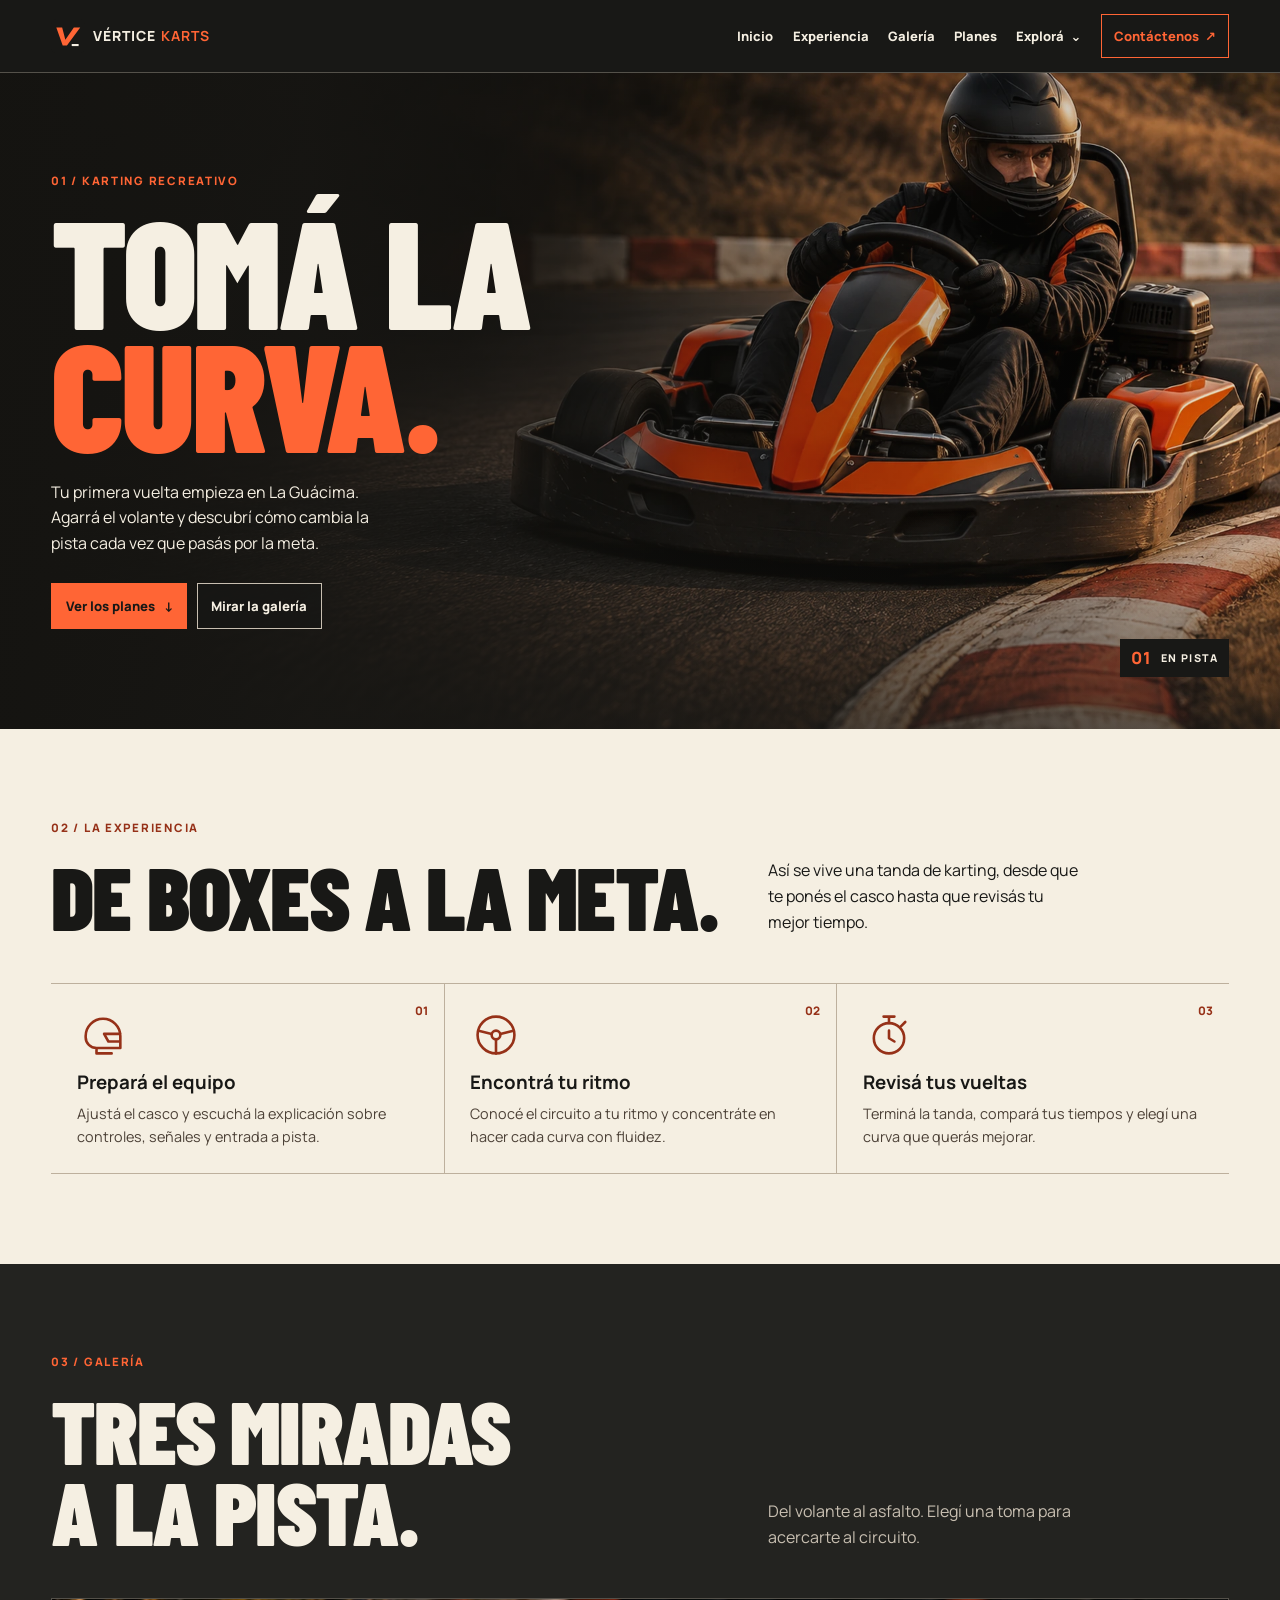
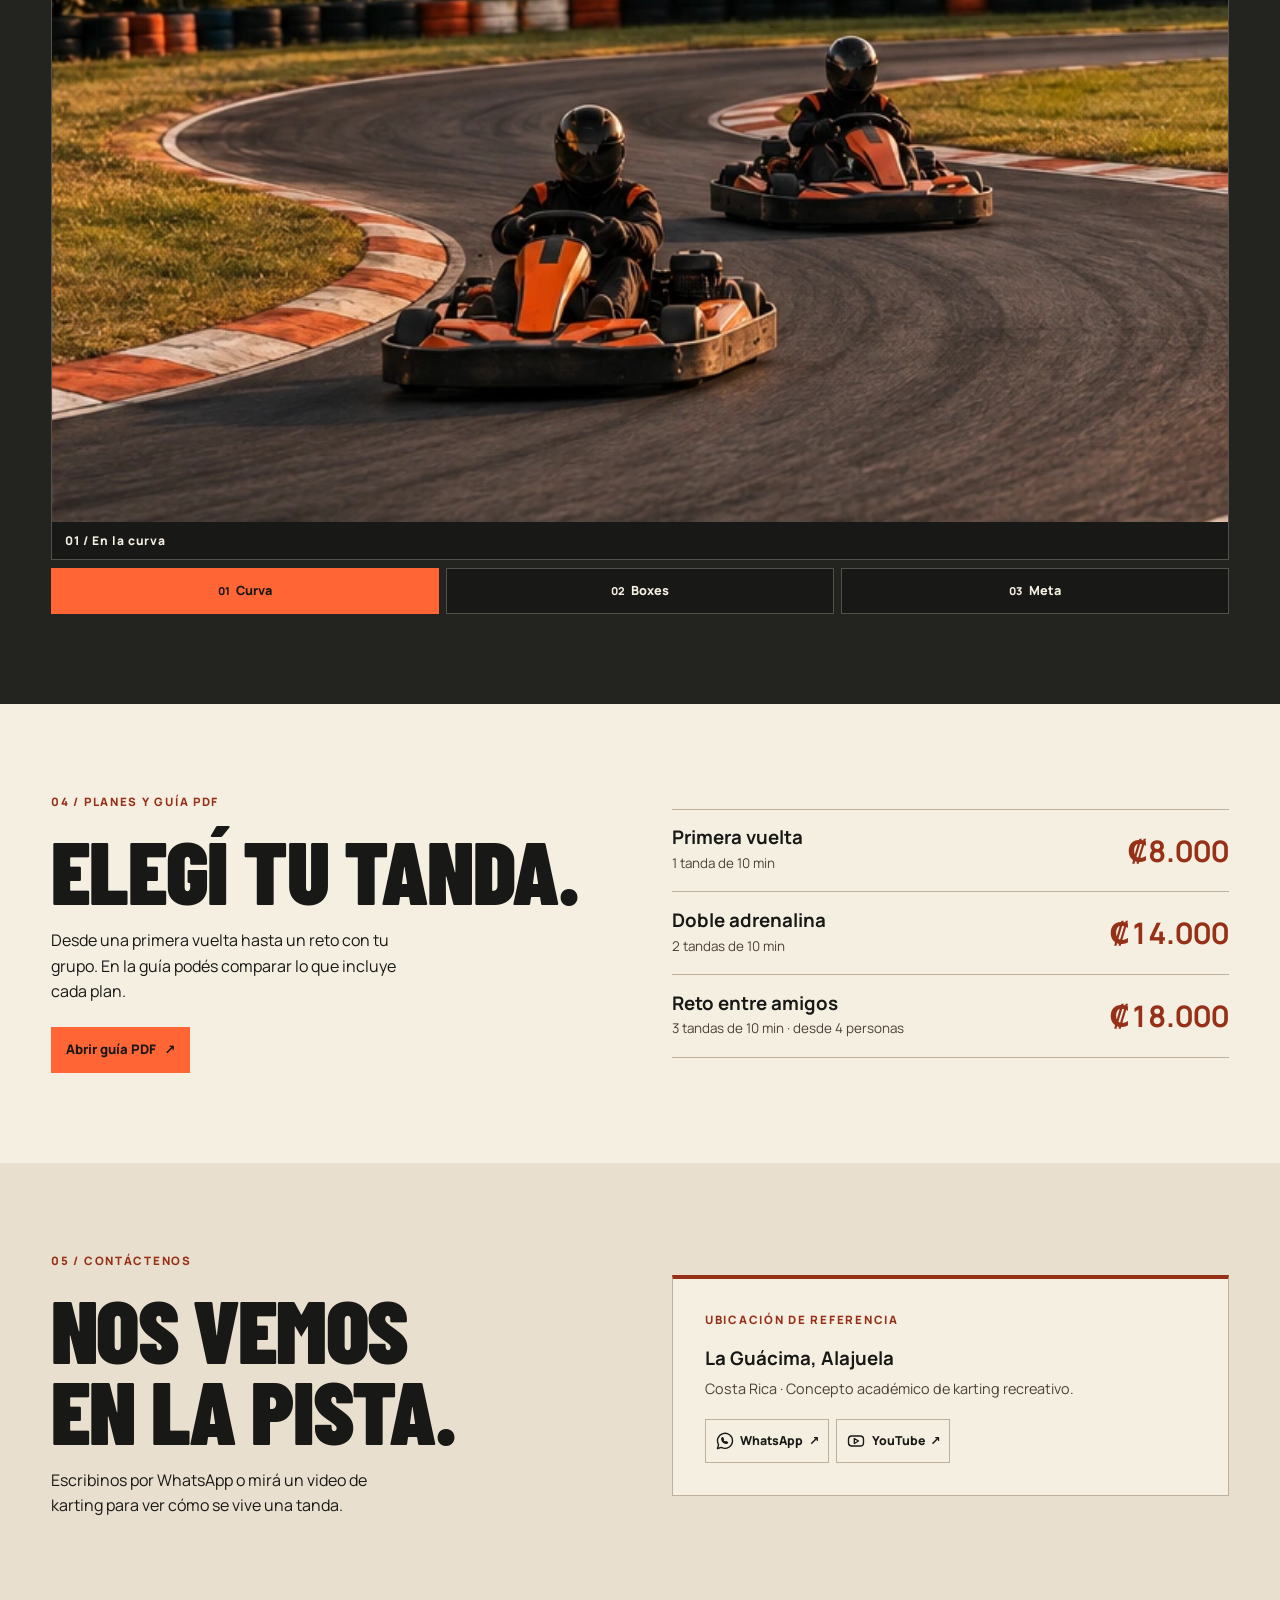
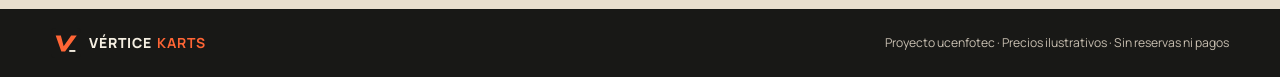
<file: examen/index.html>
<!doctype html>
<!-- Estructura de la página principal. -->
<html lang="es-CR">

<head>
  <!-- Configuración para tildes y pantallas de celular. -->
  <meta charset="utf-8">
  <meta name="viewport" content="width=device-width, initial-scale=1">
  <meta name="description"
    content="Conocé la experiencia de karting recreativo de Vértice Karts, sus planes y la guía para tu primera vuelta.">
  <title>Vértice Karts | Tomá la curva</title>

  <!-- Icono de la pestaña y archivos de estilos. -->
  <link rel="icon" type="image/svg+xml" href="imagenes/favicon.svg">
  <!-- Cargo antes la fuente de los títulos. -->
  <link rel="preload" href="fuentes/barlow-condensed-900.woff2" as="font" type="font/woff2" crossorigin>
  <link rel="stylesheet" href="css/estilos.css">
  <!-- El JavaScript se ejecuta cuando el HTML está listo. -->
  <script src="js/examen.js" defer></script>
</head>

<body>
  <!-- Acceso directo al contenido al navegar con Tab. -->
  <a class="salto" href="#inicio">Saltar al contenido</a>

  <!-- Encabezado con el logo y el menú. -->
  <header class="cabecera">
    <div class="contenedor barra">
      <a class="marca" href="#inicio" aria-label="Vértice Karts, inicio">
        <img src="imagenes/favicon.svg" width="34" height="34" alt="">
        <span>VÉRTICE <b>KARTS</b></span>
      </a>

      <!-- Botón que abre y cierra el menú en celular. -->
      <button class="hamburguesa" type="button" aria-controls="menu" aria-expanded="false" hidden>
        <span class="solo-lectores">Menú principal</span>
        <span class="hamburguesa-icono" aria-hidden="true"></span>
      </button>

      <!-- Cada enlace lleva al id de una sección. -->
      <nav id="menu" class="menu" aria-label="Navegación principal">
        <a href="#inicio">Inicio</a>
        <a href="#experiencia">Experiencia</a>
        <a href="#galeria">Galería</a>
        <a href="#planes">Planes</a>

        <!-- Submenú con dos enlaces externos. -->
        <details class="recursos">
          <summary>Explorá <span aria-hidden="true">⌄</span></summary>
          <div class="subenlaces">
            <!-- Estos enlaces se abren en otra pestaña. -->
            <a href="https://www.google.com/maps/search/?api=1&amp;query=La+Guacima+Alajuela+Costa+Rica" target="_blank"
              rel="noopener noreferrer">Ver la zona en el mapa <span aria-hidden="true">↗︎</span></a>
            <a href="https://es.wikipedia.org/wiki/Karting" target="_blank" rel="noopener noreferrer">Conocer el karting
              <span aria-hidden="true">↗︎</span></a>
          </div>
        </details>
        <a class="enlace-contacto" href="#contacto">Contáctenos <span aria-hidden="true">↗︎</span></a>
      </nav>
    </div>
  </header>

  <main>
    <!-- Inicio: imagen principal, título y botones. -->
    <section class="hero" id="inicio" aria-labelledby="titulo-inicio">
      <img class="hero-foto" src="imagenes/banner.webp" width="1920" height="1080" alt="" fetchpriority="high">
      <div class="contenedor hero-interior">
        <div class="hero-texto">
          <p class="etiqueta">01 / KARTING RECREATIVO</p>
          <!-- El título puede recibir la atencion de golpe o almenos asi se pensó, al llegar desde el menú. -->
          <h1 id="titulo-inicio" tabindex="-1">Tomá la<br><em>curva.</em></h1>
          <p class="hero-descripcion">Tu primera vuelta empieza en La Guácima. Agarrá el volante y descubrí cómo cambia
            la pista cada vez que pasás por la meta.</p>
          <div class="acciones">
            <a class="boton boton-naranja" href="#planes">Ver los planes <span aria-hidden="true">↓</span></a>
            <a class="boton boton-claro" href="#galeria">Mirar la galería</a>
          </div>
        </div>
        <!-- Número decorativo del banner. -->
        <p class="hero-sello" aria-hidden="true"><span>01</span> EN PISTA</p>
      </div>
    </section>

    <!-- Experiencia: tres pasos con sus iconos. -->
    <section class="seccion experiencia" id="experiencia" aria-labelledby="titulo-experiencia">
      <div class="contenedor">
        <p class="etiqueta">02 / LA EXPERIENCIA</p>
        <div class="encabezado-seccion">
          <h2 id="titulo-experiencia" tabindex="-1">De boxes a la meta.</h2>
          <p>Así se vive una tanda de karting, desde que te ponés el casco hasta que revisás tu mejor tiempo.</p>
        </div>

        <!-- Lista con el orden de los pasos. -->
        <ol class="pasos">
          <li>
            <span class="numero-paso" aria-hidden="true">01</span>
            <!-- Imagen SVG del casco; el título de abajo explica su significado. -->
            <img class="icono-paso" src="imagenes/iconos/casco.svg" width="52" height="52" alt="">
            <h3>Prepará el equipo</h3>
            <p>Ajustá el casco y escuchá la explicación sobre controles, señales y entrada a pista.</p>
          </li>
          <li>
            <span class="numero-paso" aria-hidden="true">02</span>
            <!-- Imagen SVG del volante. -->
            <img class="icono-paso" src="imagenes/iconos/volante.svg" width="52" height="52" alt="">
            <h3>Encontrá tu ritmo</h3>
            <p>Conocé el circuito a tu ritmo y concentráte en hacer cada curva con fluidez.</p>
          </li>
          <li>
            <span class="numero-paso" aria-hidden="true">03</span>
            <!-- Imagen SVG del cronómetro. -->
            <img class="icono-paso" src="imagenes/iconos/cronometro.svg" width="52" height="52" alt="">
            <h3>Revisá tus vueltas</h3>
            <p>Terminá la tanda, compará tus tiempos y elegí una curva que querás mejorar.</p>
          </li>
        </ol>
      </div>
    </section>

    <!-- Galería con tres fotografías. -->
    <section class="seccion galeria" id="galeria" aria-labelledby="titulo-galeria">
      <div class="contenedor">
        <p class="etiqueta">03 / GALERÍA</p>
        <div class="encabezado-seccion">
          <h2 id="titulo-galeria" tabindex="-1">Tres miradas<br>a la pista.</h2>
          <p>Del volante al asfalto. Elegí una toma para acercarte al circuito.</p>
        </div>

        <figure class="visor" aria-label="Galería de karting">
          <!-- Cada foto tiene una clave para relacionarla con su botón. -->
          <div class="fotos">
            <img class="foto activa" data-foto="curva" src="imagenes/curva.webp" width="768" height="512" loading="lazy"
              alt="Dos pilotos toman una curva en karts naranja y negro.">
            <img class="foto" data-foto="boxes" src="imagenes/boxes.webp" width="768" height="512" loading="lazy"
              alt="Detalle del volante, el frente naranja del kart y las manos del piloto." aria-hidden="true">
            <img class="foto" data-foto="meta" src="imagenes/meta.webp" width="768" height="512" loading="lazy"
              alt="Un piloto se acerca a la línea de meta en un kart naranja." aria-hidden="true">
          </div>
          <!-- Descripción de la fotografía seleccionada. -->
          <figcaption id="pie-foto" aria-live="polite">01 / En la curva</figcaption>
        </figure>

        <!-- Los controles aparecen cuando el JavaScript está listo. -->
        <div class="controles-galeria" role="group" aria-label="Elegir fotografía" hidden>
          <button class="control-foto" type="button" data-elegir="curva" data-pie="01 / En la curva"
            aria-pressed="true"><span>01</span> Curva</button>
          <button class="control-foto" type="button" data-elegir="boxes" data-pie="02 / En boxes"
            aria-pressed="false"><span>02</span> Boxes</button>
          <button class="control-foto" type="button" data-elegir="meta" data-pie="03 / Línea de meta"
            aria-pressed="false"><span>03</span> Meta</button>
        </div>
      </div>
    </section>

    <!-- Planes y enlace a la guía PDF. -->
    <section class="seccion planes" id="planes" aria-labelledby="titulo-planes">
      <div class="contenedor rejilla-planes">
        <div>
          <p class="etiqueta">04 / PLANES Y GUÍA PDF</p>
          <h2 id="titulo-planes" tabindex="-1">Elegí tu tanda.</h2>
          <p class="descripcion-planes">Desde una primera vuelta hasta un reto con tu grupo. En la guía podés comparar
            lo que incluye cada plan.</p>
          <!-- El botón abre la guía en otra pestaña. -->
          <a class="boton boton-naranja" href="documentos/guia-vertice-karts.pdf" target="_blank"
            rel="noopener noreferrer">
            Abrir guía PDF <span aria-hidden="true">↗︎</span>
          </a>
        </div>

        <!-- Nombre, duración y precio de cada plan. -->
        <ul class="lista-planes" aria-label="Precios académicos por persona">
          <li>
            <div>
              <h3>Primera vuelta</h3>
              <p>1 tanda de 10 min</p>
            </div>
            <strong>₡8.000</strong>
          </li>
          <li>
            <div>
              <h3>Doble adrenalina</h3>
              <p>2 tandas de 10 min</p>
            </div>
            <strong>₡14.000</strong>
          </li>
          <li>
            <div>
              <h3>Reto entre amigos</h3>
              <p>3 tandas de 10 min · desde 4 personas</p>
            </div>
            <strong>₡18.000</strong>
          </li>
        </ul>
      </div>
    </section>

    <!-- Contacto informativo y enlaces a redes. -->
    <section class="seccion contacto" id="contacto" aria-labelledby="titulo-contacto">
      <div class="contenedor rejilla-contacto">
        <div>
          <p class="etiqueta">05 / CONTÁCTENOS</p>
          <h2 id="titulo-contacto" tabindex="-1">Nos vemos<br>en la pista.</h2>
          <p class="contacto-intro">Escribinos por WhatsApp o mirá un video de karting para ver cómo se vive una tanda.
          </p>
        </div>
        <div class="ficha-contacto">
          <p class="etiqueta">UBICACIÓN DE REFERENCIA</p>
          <h3>La Guácima, Alajuela</h3>
          <p>Costa Rica · Concepto académico de karting recreativo.</p>

          <!-- Accesos a WhatsApp y YouTube. -->
          <div class="redes">
            <a href="https://wa.me/50660469991" target="_blank" rel="noopener noreferrer">
              <!-- El icono lleva alt vacío porque el enlace ya tiene el nombre escrito. -->
              <img class="icono-red" src="imagenes/iconos/whatsapp.svg" width="20" height="20" alt="">
              WhatsApp <span aria-hidden="true">↗︎</span>
            </a>
            <a href="https://youtu.be/-aCo8OvhGwY?si=_c-VqQFQswGteKzx" target="_blank" rel="noopener noreferrer">
              <img class="icono-red" src="imagenes/iconos/youtube.svg" width="20" height="20" alt="">
              YouTube <span aria-hidden="true">↗︎</span>
            </a>
          </div>
        </div>
      </div>
    </section>
  </main>

  <!-- Pie de página, fuera de las cinco secciones. -->
  <footer class="pie">
    <div class="contenedor pie-interior">
      <a class="marca" href="#inicio" aria-label="Vértice Karts, inicio">
        <img src="imagenes/favicon.svg" width="30" height="30" alt="">
        <span>VÉRTICE <b>KARTS</b></span>
      </a>
      <p>Proyecto ucenfotec · Precios ilustrativos · Sin reservas ni pagos</p>
    </div>
  </footer>

  <!-- Botón para volver al inicio. -->
  <a class="volver-arriba" href="#inicio" aria-label="Volver al inicio" hidden>
    <span aria-hidden="true">↑</span><span class="texto-arriba">Inicio</span>
  </a>
</body>

</html>
</file>
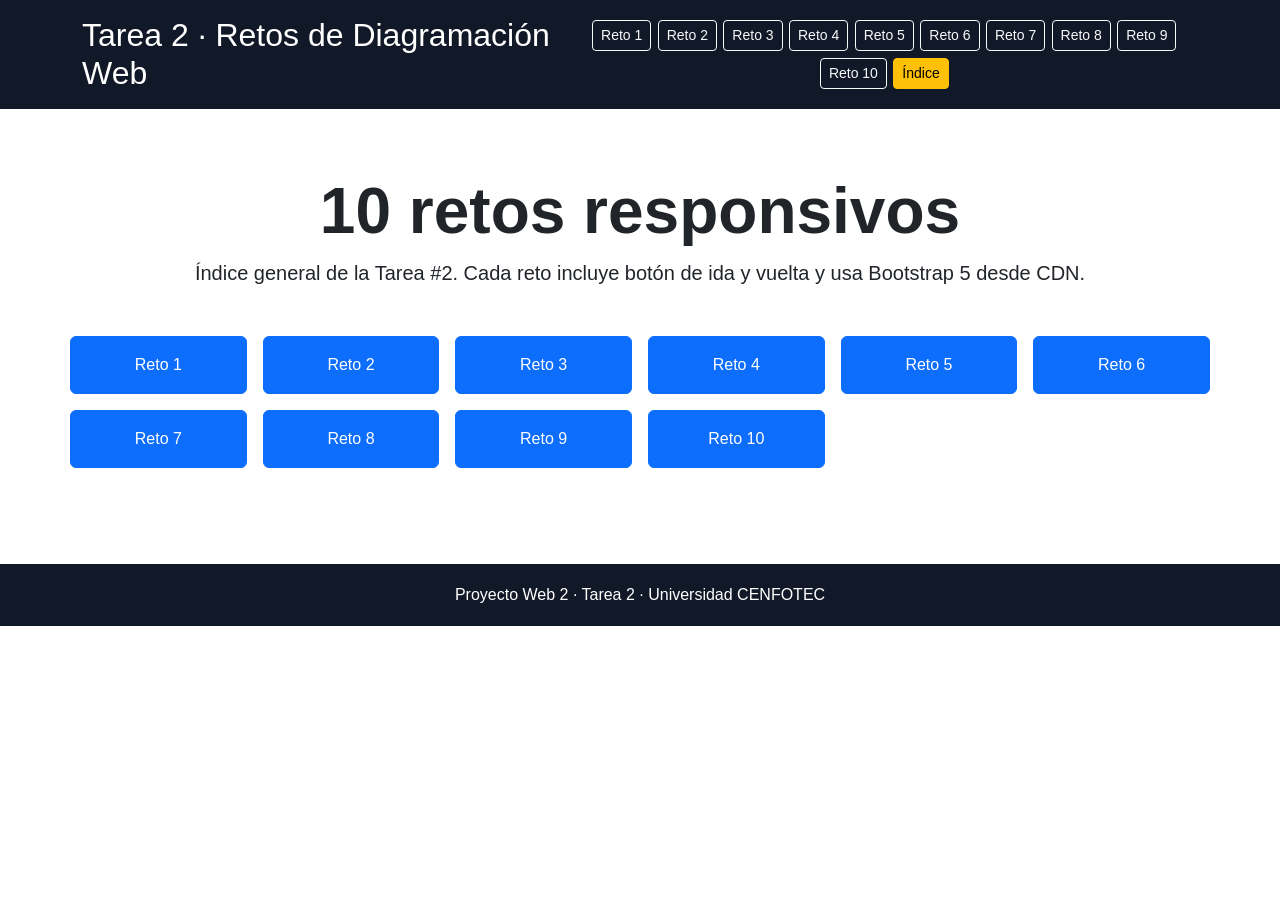
<file: tarea2/index.html>
<!doctype html>
<html lang="es">

<head>
    <meta charset="utf-8">
    <meta name="viewport" content="width=device-width, initial-scale=1">
    <title>Índice | Tarea 2</title>
    <link rel="icon"
        href="imagenes/FaviconCenfotec.png">
    <link href="https://cdn.jsdelivr.net/npm/bootstrap@5.3.8/dist/css/bootstrap.min.css" rel="stylesheet">
    <link rel="stylesheet" href="css/estilos.css">
</head>

<body>
    <header>
        <div class="container">
            <div class="d-flex flex-column flex-lg-row gap-3 align-items-lg-center justify-content-between">
                <h1>Tarea 2 · Retos de Diagramación Web</h1>
                <nav class="nav-retos"><a class="btn btn-outline-light btn-sm" href="reto1.html">Reto 1</a> <a
                        class="btn btn-outline-light btn-sm" href="reto2.html">Reto 2</a> <a
                        class="btn btn-outline-light btn-sm" href="reto3.html">Reto 3</a> <a
                        class="btn btn-outline-light btn-sm" href="reto4.html">Reto 4</a> <a
                        class="btn btn-outline-light btn-sm" href="reto5.html">Reto 5</a> <a
                        class="btn btn-outline-light btn-sm" href="reto6.html">Reto 6</a> <a
                        class="btn btn-outline-light btn-sm" href="reto7.html">Reto 7</a> <a
                        class="btn btn-outline-light btn-sm" href="reto8.html">Reto 8</a> <a
                        class="btn btn-outline-light btn-sm" href="reto9.html">Reto 9</a> <a
                        class="btn btn-outline-light btn-sm" href="reto10.html">Reto 10</a><a
                        class="btn btn-warning btn-sm" href="index.html">Índice</a></nav>
            </div>
        </div>
    </header>
    <main class="container section-space">
        <div class="text-center mb-5">
            <h2 class="hero-title">10 retos responsivos</h2>
            <p class="lead">Índice general de la Tarea #2. Cada reto incluye botón de ida y vuelta y usa Bootstrap 5
                desde CDN.</p>
        </div>
        <div class="row g-3">
            <div class="col-6 col-md-4 col-lg-2"><a class="btn btn-primary w-100 py-3" href="reto1.html">Reto 1</a>
            </div>
            <div class="col-6 col-md-4 col-lg-2"><a class="btn btn-primary w-100 py-3" href="reto2.html">Reto 2</a>
            </div>
            <div class="col-6 col-md-4 col-lg-2"><a class="btn btn-primary w-100 py-3" href="reto3.html">Reto 3</a>
            </div>
            <div class="col-6 col-md-4 col-lg-2"><a class="btn btn-primary w-100 py-3" href="reto4.html">Reto 4</a>
            </div>
            <div class="col-6 col-md-4 col-lg-2"><a class="btn btn-primary w-100 py-3" href="reto5.html">Reto 5</a>
            </div>
            <div class="col-6 col-md-4 col-lg-2"><a class="btn btn-primary w-100 py-3" href="reto6.html">Reto 6</a>
            </div>
            <div class="col-6 col-md-4 col-lg-2"><a class="btn btn-primary w-100 py-3" href="reto7.html">Reto 7</a>
            </div>
            <div class="col-6 col-md-4 col-lg-2"><a class="btn btn-primary w-100 py-3" href="reto8.html">Reto 8</a>
            </div>
            <div class="col-6 col-md-4 col-lg-2"><a class="btn btn-primary w-100 py-3" href="reto9.html">Reto 9</a>
            </div>
            <div class="col-6 col-md-4 col-lg-2"><a class="btn btn-primary w-100 py-3" href="reto10.html">Reto 10</a>
            </div>
        </div>
    </main>
    <footer>Proyecto Web 2 · Tarea 2 · Universidad CENFOTEC</footer>
    <script src="https://cdn.jsdelivr.net/npm/bootstrap@5.3.8/dist/js/bootstrap.bundle.min.js"></script>
</body>

</html>
</file>
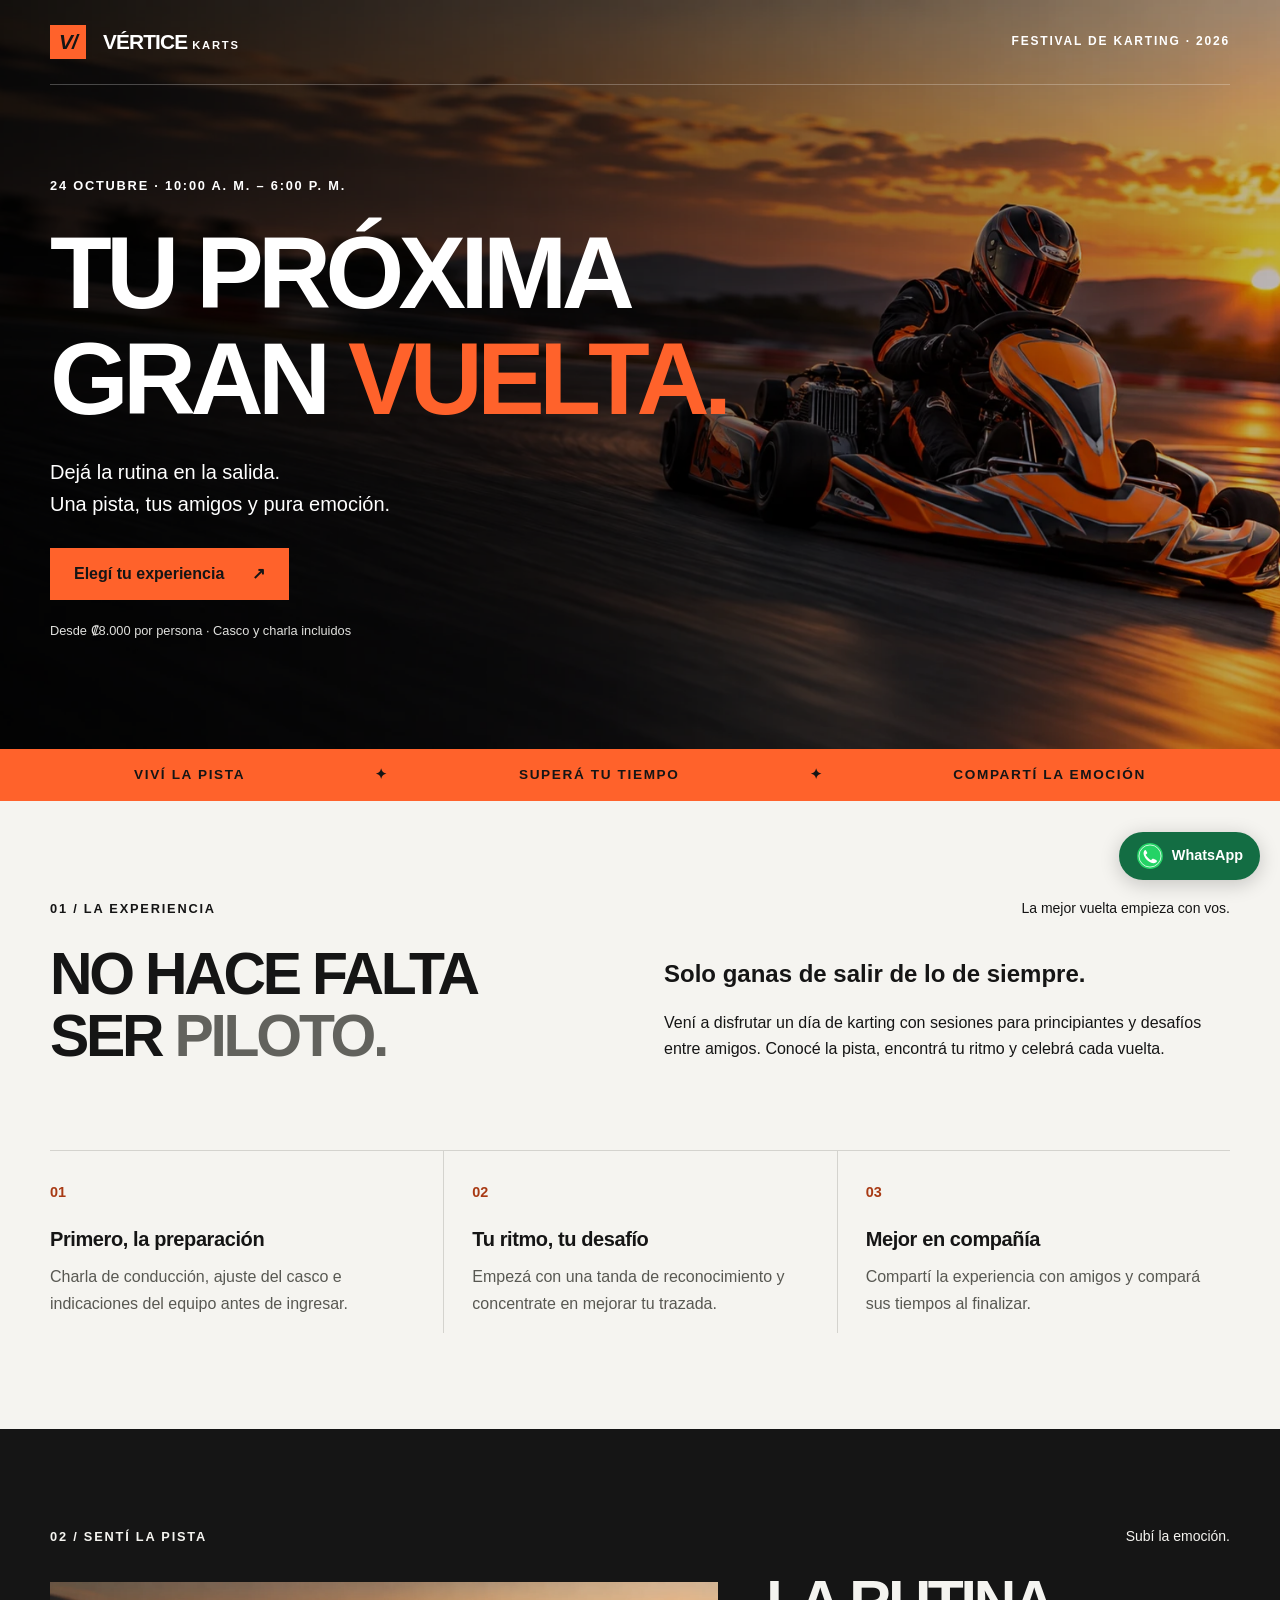
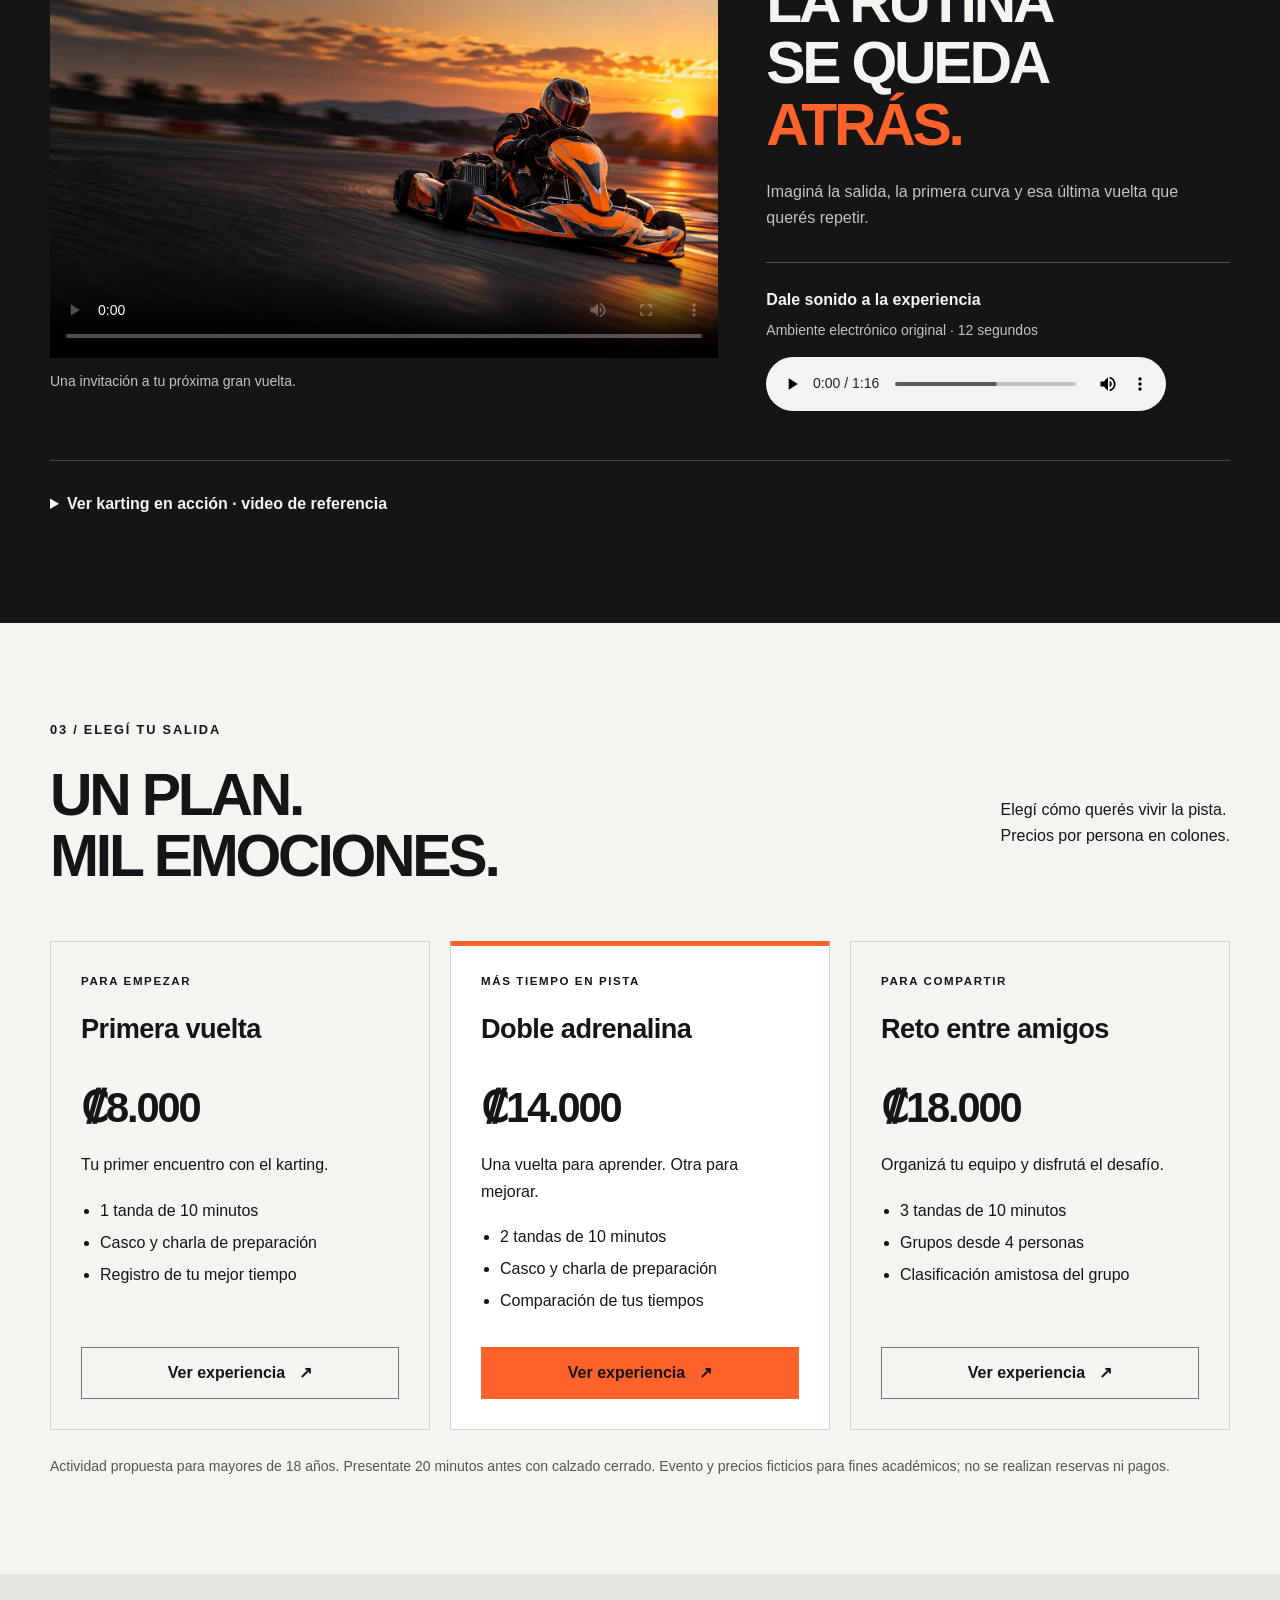
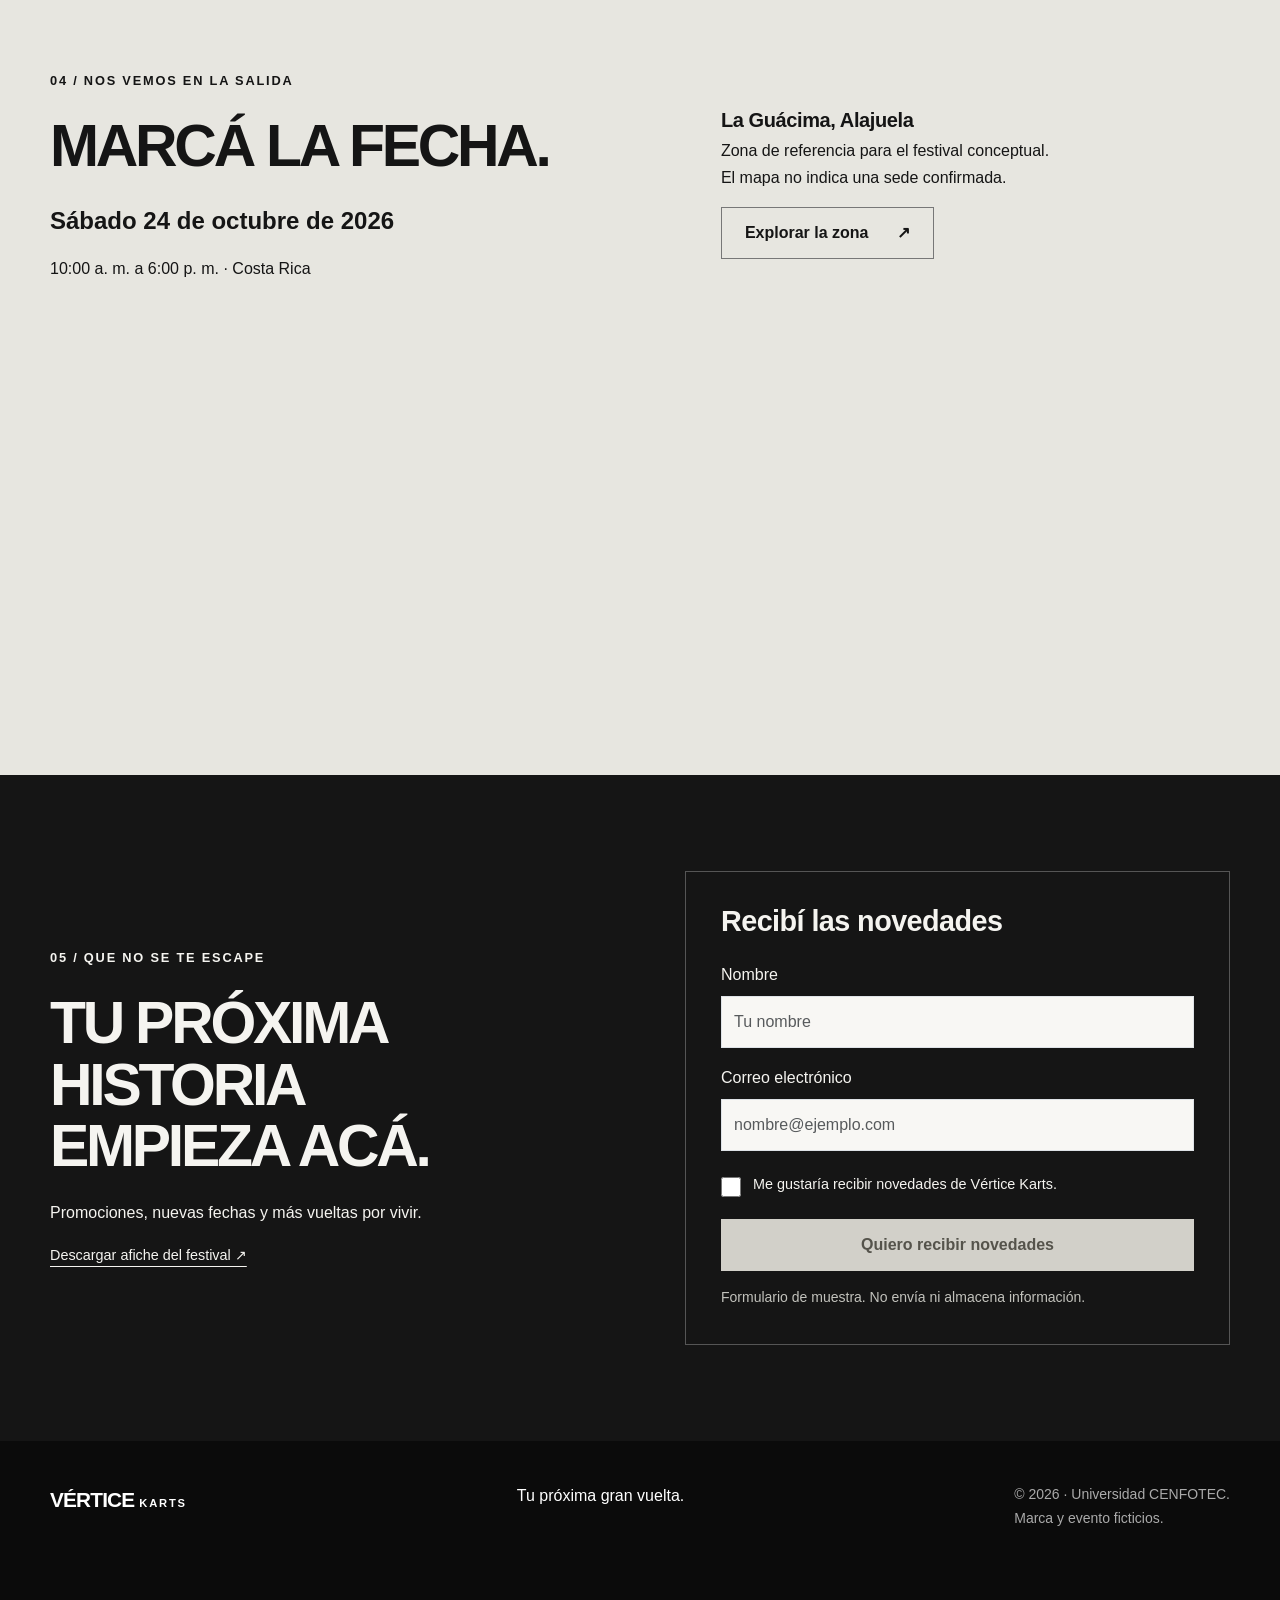
<file: tarea3/index.html>
<!doctype html>
<html lang="es">

<head>
  <meta charset="UTF-8">
  <!-- El viewport permite que la rejilla se adapte al ancho real del celular. -->
  <meta name="viewport" content="width=device-width, initial-scale=1">
  <meta name="description"
    content="Vértice Karts: festival de karting, experiencias en pista y planes para compartir. Proyecto académico.">
  <meta name="theme-color" content="#151515">
  <title>Vértice Karts | Tu próxima gran vuelta</title>
  <link rel="icon" type="image/svg+xml" href="imagenes/favicon.svg">
  <!-- Bootstrap se carga desde CDN, tal como exige el curso. -->
  <link href="https://cdn.jsdelivr.net/npm/bootstrap@5.3.8/dist/css/bootstrap.min.css" rel="stylesheet"
    integrity="sha384-sRIl4kxILFvY47J16cr9ZwB07vP4J8+LH7qKQnuqkuIAvNWLzeN8tE5YBujZqJLB" crossorigin="anonymous">
  <!-- Los estilos propios van después de Bootstrap para personalizarlo. -->
  <link rel="stylesheet" href="css/estilos.css">
  <script src="js/configuracion.js" defer></script>
  <script src="js/script.js" defer></script>
</head>

<body id="inicio">
  <!-- ENCABEZADO: identidad y banner a todo lo ancho. No hay nav ni menú. -->
  <header class="portada">
    <div class="marca-barra envoltura">
      <span class="marca"><span class="marca-simbolo">V/</span> VÉRTICE <small>KARTS</small></span>
      <span class="edicion">FESTIVAL DE KARTING · 2026</span>
    </div>
    <div class="portada-contenido envoltura">
      <p class="etiqueta">24 OCTUBRE · 10:00 A. M. – 6:00 P. M.</p>
      <h1>TU PRÓXIMA<br>GRAN <em>VUELTA.</em></h1>
      <p class="portada-texto">Dejá la rutina en la salida.<br>Una pista, tus amigos y pura emoción.</p>
      <!-- Un llamado a la acción aislado no constituye un menú de navegación. -->
      <a class="btn boton-acento" href="#planes">Elegí tu experiencia <span>↗</span></a>
      <p class="portada-nota">Desde ₡8.000 por persona · Casco y charla incluidos</p>
    </div>
    <div class="cinta"><span>VIVÍ LA PISTA</span><span>✦</span><span>SUPERÁ TU TIEMPO</span><span>✦</span><span>COMPARTÍ
        LA EMOCIÓN</span>
    </div>
  </header>
  <main>
    <!-- SECCIÓN 1 DE 5: presentación y beneficios de la experiencia. -->
    <section id="experiencia" class="bloque claro">
      <div class="envoltura">
        <div class="cabecera-seccion">
          <p class="etiqueta">01 / LA EXPERIENCIA</p>
          <p class="micro">La mejor vuelta empieza con vos.</p>
        </div>
        <div class="row g-5 align-items-center">
          <div class="col-lg-6">
            <h2 id="titulo-experiencia">NO HACE FALTA<br>SER <span class="contorno">PILOTO.</span></h2>
          </div>
          <div class="col-lg-6">
            <p class="entrada">Solo ganas de salir de lo de siempre.</p>
            <p>Vení a disfrutar un día de karting con sesiones para principiantes y desafíos entre amigos. Conocé la
              pista, encontrá tu ritmo y celebrá cada vuelta.</p>
          </div>
        </div>
        <div class="beneficios">
          <article><span class="numero">01</span>
            <h3>Primero, la preparación</h3>
            <p>Charla de conducción, ajuste del casco e indicaciones del equipo antes de ingresar.</p>
          </article>
          <article><span class="numero">02</span>
            <h3>Tu ritmo, tu desafío</h3>
            <p>Empezá con una tanda de reconocimiento y concentrate en mejorar tu trazada.</p>
          </article>
          <article><span class="numero">03</span>
            <h3>Mejor en compañía</h3>
            <p>Compartí la experiencia con amigos y compará sus tiempos al finalizar.</p>
          </article>
        </div>
      </div>
    </section>
    <!-- SECCIÓN 2 DE 5: contenido multimedia. Los medios nunca se reproducen solos. -->
    <section id="pista" class="bloque oscuro">
      <div class="envoltura">
        <div class="cabecera-seccion">
          <p class="etiqueta">02 / SENTÍ LA PISTA</p><span class="micro">Subí la emoción.</span>
        </div>
        <div class="row g-5 align-items-center">
          <div class="col-lg-7">
            <!-- MP4 local: funciona aunque no haya conexión con YouTube. -->
            <video class="video-local" controls playsinline preload="metadata" poster="imagenes/banner.webp">
              <source src="video/promocional.mp4" type="video/mp4">
              Tu navegador no reproduce este video. <a href="video/promocional.mp4">Descargar video</a>.
            </video>
            <p class="pie-medio">Una invitación a tu próxima gran vuelta.</p>
          </div>
          <div class="col-lg-5">
            <h2 id="titulo-pista">LA RUTINA<br>SE QUEDA<br><span class="naranja">ATRÁS.</span></h2>
            <p>Imaginá la salida, la primera curva y esa última vuelta que querés repetir.</p>
            <div class="audio-caja">
              <label for="audio-pista">Dale sonido a la experiencia</label>
              <p class="micro">Ambiente electrónico original · 12 segundos</p><audio id="audio-pista" controls
                preload="metadata">
                <source src="audio/salida.mp3" type="audio/mpeg">Tu navegador no admite audio MP3.
              </audio>
            </div>
          </div>
        </div>
        <!-- details, con esta herramienta segun lo investigado podemos evitar ocupar una gran parte del celular con dos reproductores. -->
        <details class="video-extra">
          <summary>Ver karting en acción · video de referencia</summary>
          <div class="ratio ratio-16x9">
            <iframe width="560" height="315" src="https://www.youtube.com/embed/-aCo8OvhGwY?si=fHEnQ3jy_-uXB5iW"
              title="YouTube video player" frameborder="0"
              allow="accelerometer; autoplay; clipboard-write; encrypted-media; gyroscope; picture-in-picture; web-share"
              referrerpolicy="strict-origin-when-cross-origin" allowfullscreen></iframe>
          </div>
          <p class="pie-medio">Material de referencia de K1 Speed; no corresponde a este evento. <a
              href="https://youtu.be/-aCo8OvhGwY?si=_c-VqQFQswGteKzx" target="_blank" rel="noopener noreferrer">Abrir en
              YouTube</a>.</p>
        </details>
      </div>
    </section>
    <!-- SECCIÓN 3 DE 5: planes. Los botones abren un diálogo con detalles; no cobran. -->
    <section id="planes" class="bloque claro">
      <div class="envoltura">
        <p class="etiqueta">03 / ELEGÍ TU SALIDA</p>
        <div class="titulo-fila">
          <h2 id="titulo-planes">UN PLAN.<br>MIL EMOCIONES.</h2>
          <p>Elegí cómo querés vivir la pista.<br>Precios por persona en colones.</p>
        </div>
        <div class="planes">
          <article class="plan">
            <p class="etiqueta">PARA EMPEZAR</p>
            <h3>Primera vuelta</h3>
            <p class="precio">₡8.000</p>
            <p>Tu primer encuentro con el karting.</p>
            <ul>
              <li>1 tanda de 10 minutos</li>
              <li>Casco y charla de preparación</li>
              <li>Registro de tu mejor tiempo</li>
            </ul>
            <button class="btn boton-borde elegir-plan" data-plan="Primera vuelta"
              data-detalle="Una tanda de 10 minutos por ₡8.000 por persona. Incluye casco, charla y registro del mejor tiempo."
              type="button">Ver experiencia <span>↗</span></button>
          </article>
          <article class="plan destacado">
            <p class="etiqueta">MÁS TIEMPO EN PISTA</p>
            <h3>Doble adrenalina</h3>
            <p class="precio">₡14.000</p>
            <p>Una vuelta para aprender. Otra para mejorar.</p>
            <ul>
              <li>2 tandas de 10 minutos</li>
              <li>Casco y charla de preparación</li>
              <li>Comparación de tus tiempos</li>
            </ul>
            <button class="btn boton-acento elegir-plan" data-plan="Doble adrenalina"
              data-detalle="Dos tandas de 10 minutos por ₡14.000 por persona, con pausa entre sesiones. Incluye casco, charla y comparación de tiempos."
              type="button">Ver experiencia <span>↗</span></button>
          </article>
          <article class="plan">
            <p class="etiqueta">PARA COMPARTIR</p>
            <h3>Reto entre amigos</h3>
            <p class="precio">₡18.000</p>
            <p>Organizá tu equipo y disfrutá el desafío.</p>
            <ul>
              <li>3 tandas de 10 minutos</li>
              <li>Grupos desde 4 personas</li>
              <li>Clasificación amistosa del grupo</li>
            </ul>
            <button class="btn boton-borde elegir-plan" data-plan="Reto entre amigos"
              data-detalle="Tres tandas de 10 minutos por ₡18.000 por persona. Grupo mínimo de 4 personas (₡72.000 en total). Incluye casco, charla y clasificación amistosa."
              type="button">Ver experiencia <span>↗</span></button>
          </article>
        </div>
        <p class="nota">Actividad propuesta para mayores de 18 años. Presentate 20 minutos antes con calzado cerrado.
          Evento y precios ficticios para fines académicos; no se realizan reservas ni pagos.</p>
      </div>
    </section>
    <!-- SECCIÓN 4 DE 5: ubicación. El iframe queda fuera del contenedor limitado. -->
    <section id="ubicacion" class="ubicacion">
      <div class="envoltura bloque ubicacion-texto">
        <div>
          <p class="etiqueta">04 / NOS VEMOS EN LA SALIDA</p>
          <h2 id="titulo-ubicacion">MARCÁ LA FECHA.</h2>
          <p class="entrada">Sábado 24 de octubre de 2026</p>
          <p>10:00 a. m. a 6:00 p. m. · Costa Rica</p>
        </div>
        <div>
          <h3>La Guácima, Alajuela</h3>
          <p>Zona de referencia para el festival conceptual.<br>El mapa no indica una sede confirmada.</p><a
            class="btn boton-borde"
            href="https://www.google.com/maps/search/?api=1&amp;query=La+Guacima+Alajuela+Costa+Rica" target="_blank"
            rel="noopener noreferrer">Explorar la zona <span>↗</span></a>
        </div>
      </div>
      <iframe class="mapa"
        src="https://maps.google.com/maps?q=La%20Guacima%20Alajuela%20Costa%20Rica&amp;z=13&amp;output=embed&amp;hl=es"
        title="Mapa de referencia de La Guácima, Alajuela, Costa Rica" loading="lazy"
        referrerpolicy="no-referrer-when-downgrade" allowfullscreen></iframe>

      <!--NOTA IMPORTANTE: EL LOADING LAZY lo que hace es que el navegador pospone la descarga del 
        recurso pesado hasta que el usuario hace scroll y se aproxima a la zona donde está ubicado en pantalla.
        ESTO Ahorra datos móviles y hace que la página cargue mucho más rápido al inicio-->

    </section>
    <!-- SECCIÓN 5 DE 5: formulario de suscripción exclusivamente visual.
         No contiene action, campos name, submit ni programación de envío. -->
    <section id="suscripcion" class="bloque suscripcion">
      <div class="envoltura row-suscripcion">
        <div>
          <p class="etiqueta">05 / QUE NO SE TE ESCAPE</p>
          <h2 id="titulo-suscripcion">TU PRÓXIMA<br>HISTORIA<br>EMPIEZA ACÁ.</h2>
          <p>Promociones, nuevas fechas y más vueltas por vivir.</p><a class="enlace-promo" href="promo.png"
            download="promo.png">Descargar afiche del festival ↗</a>
        </div>
        <form class="formulario">
          <h3>Recibí las novedades</h3>
          <label for="nombre">Nombre</label>
          <input class="form-control" id="nombre" type="text" placeholder="Tu nombre" autocomplete="given-name">
          <label for="correo">Correo electrónico</label>
          <input class="form-control" id="correo" type="email" placeholder="nombre@ejemplo.com" autocomplete="email">
          <div class="consentimiento">
            <input id="consentimiento" type="checkbox">
            <label for="consentimiento">Me gustaría recibir novedades de Vértice Karts.</label>
          </div>
          <button class="btn boton-acento" type="button" disabled>Quiero recibir novedades</button>
          <p id="aviso-formulario" class="micro">Formulario de muestra. No envía ni almacena información.</p>
        </form>
      </div>
    </section>
  </main>
  <footer class="pie">
    <div class="envoltura"><span class="marca">VÉRTICE <small>KARTS</small></span>
      <p>Tu próxima gran vuelta.</p>
      <p class="micro">© 2026 · Universidad CENFOTEC.<br>Marca y evento
        ficticios.</p>
    </div>
  </footer>
  <!-- NOTA IMPORTANTE LAS ACCIONES FLOTANTES: contacto y volver arriba; no son un menú. -->
  <div class="flotantes">

    <button id="subir" class="subir" type="button" hidden>
      ↑
    </button>

    <button id="abrir-chat" class="whatsapp" type="button">
      <img src="imagenes/whatsapp.svg" alt="WhatsApp" class="icono-whatsapp">
      <span>WhatsApp</span>
    </button>

  </div>

  <dialog id="dialogo-plan" class="dialogo">
    <button type="button" class="cerrar" data-cerrar>×</button>
    <p class="etiqueta">TU EXPERIENCIA</p>
    <h2 id="nombre-plan"></h2>
    <p id="detalle-plan"></p>
    <p class="nota">Evento académico ficticio. Esta consulta no confirma una reserva.</p>
    <button class="btn boton-acento" id="consultar-plan" type="button">Consultar por WhatsApp</button>
  </dialog>
  <dialog id="dialogo-chat" class="dialogo">
    <button type="button" class="cerrar" data-cerrar>×</button>
    <p class="etiqueta">CONVERSEMOS</p>
    <h2 id="titulo-chat">¿Una vuelta más?</h2>
    <label for="mensaje-chat">Tu consulta</label>
    <textarea id="mensaje-chat" rows="4">¡Hola! Me gustaría conocer más sobre el festival Vértice Karts.</textarea>
    <p class="micro" id="aviso-chat"></p><a id="enlace-whatsapp" class="btn boton-acento" target="_blank"
      rel="noopener noreferrer" href="https://wa.me/?text=Hola">Continuar en WhatsApp ↗</a>
  </dialog>
  <noscript>
    <p class="aviso-noscript">Activá JavaScript para abrir los detalles de planes y el contacto. El contenido y los
      medios siguen disponibles.</p>
  </noscript>
</body>

</html>
</file>
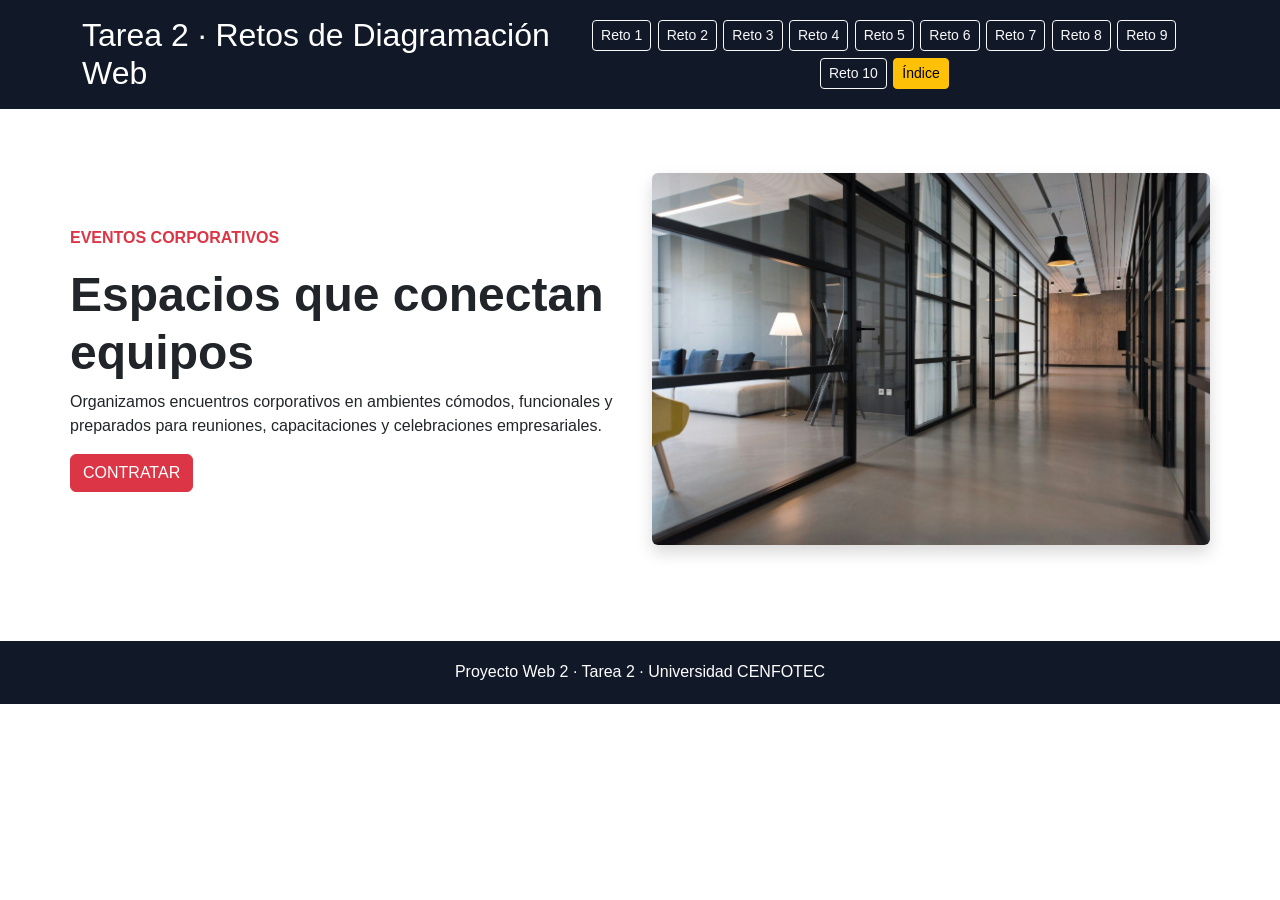
<file: tarea2/reto1.html>
<!doctype html>
<html lang="es">

<head>
    <meta charset="utf-8">
    <meta name="viewport" content="width=device-width, initial-scale=1">
    <title>Reto 1 | Dos columnas</title>
    <link rel="icon"
        href="imagenes/FaviconCenfotec.png">
    <link href="https://cdn.jsdelivr.net/npm/bootstrap@5.3.8/dist/css/bootstrap.min.css" rel="stylesheet">
    <link rel="stylesheet" href="css/estilos.css">
</head>

<body>
    <header>
        <div class="container">
            <div class="d-flex flex-column flex-lg-row gap-3 align-items-lg-center justify-content-between">
                <h1>Tarea 2 · Retos de Diagramación Web</h1>
                <nav class="nav-retos"><a class="btn btn-outline-light btn-sm" href="reto1.html">Reto 1</a> <a
                        class="btn btn-outline-light btn-sm" href="reto2.html">Reto 2</a> <a
                        class="btn btn-outline-light btn-sm" href="reto3.html">Reto 3</a> <a
                        class="btn btn-outline-light btn-sm" href="reto4.html">Reto 4</a> <a
                        class="btn btn-outline-light btn-sm" href="reto5.html">Reto 5</a> <a
                        class="btn btn-outline-light btn-sm" href="reto6.html">Reto 6</a> <a
                        class="btn btn-outline-light btn-sm" href="reto7.html">Reto 7</a> <a
                        class="btn btn-outline-light btn-sm" href="reto8.html">Reto 8</a> <a
                        class="btn btn-outline-light btn-sm" href="reto9.html">Reto 9</a> <a
                        class="btn btn-outline-light btn-sm" href="reto10.html">Reto 10</a><a
                        class="btn btn-warning btn-sm" href="index.html">Índice</a></nav>
            </div>
        </div>
    </header>
    <main>
        <section class="container section-space">
            <div class="row align-items-center g-4">
                <div class="col-md-6">
                    <p class="text-danger fw-bold">EVENTOS CORPORATIVOS</p>
                    <h2 class="display-5 fw-bold">Espacios que conectan equipos</h2>
                    <p>Organizamos encuentros corporativos en ambientes cómodos, funcionales y preparados para
                        reuniones, capacitaciones y celebraciones empresariales.</p>
                    <a class="btn btn-danger" href="index.html">CONTRATAR</a>
                </div>
                <!--la imagen EspaciosQueConectanComprimida.jpg paso de pesar 916KB a 245KB se utiliza la web recomendada en clase https://www.iloveimg.com/compress-image -->
                <div class="col-md-6"><img class="img-fluid rounded shadow"
                        src="imagenes/EspaciosQueConectanComprimida.jpg" 
                        alt="Espacio para evento corporativo"></div>
            </div>
        </section>
    </main>
    <footer>Proyecto Web 2 · Tarea 2 · Universidad CENFOTEC</footer>
    <script src="https://cdn.jsdelivr.net/npm/bootstrap@5.3.8/dist/js/bootstrap.bundle.min.js"></script>
</body>

</html>
</file>
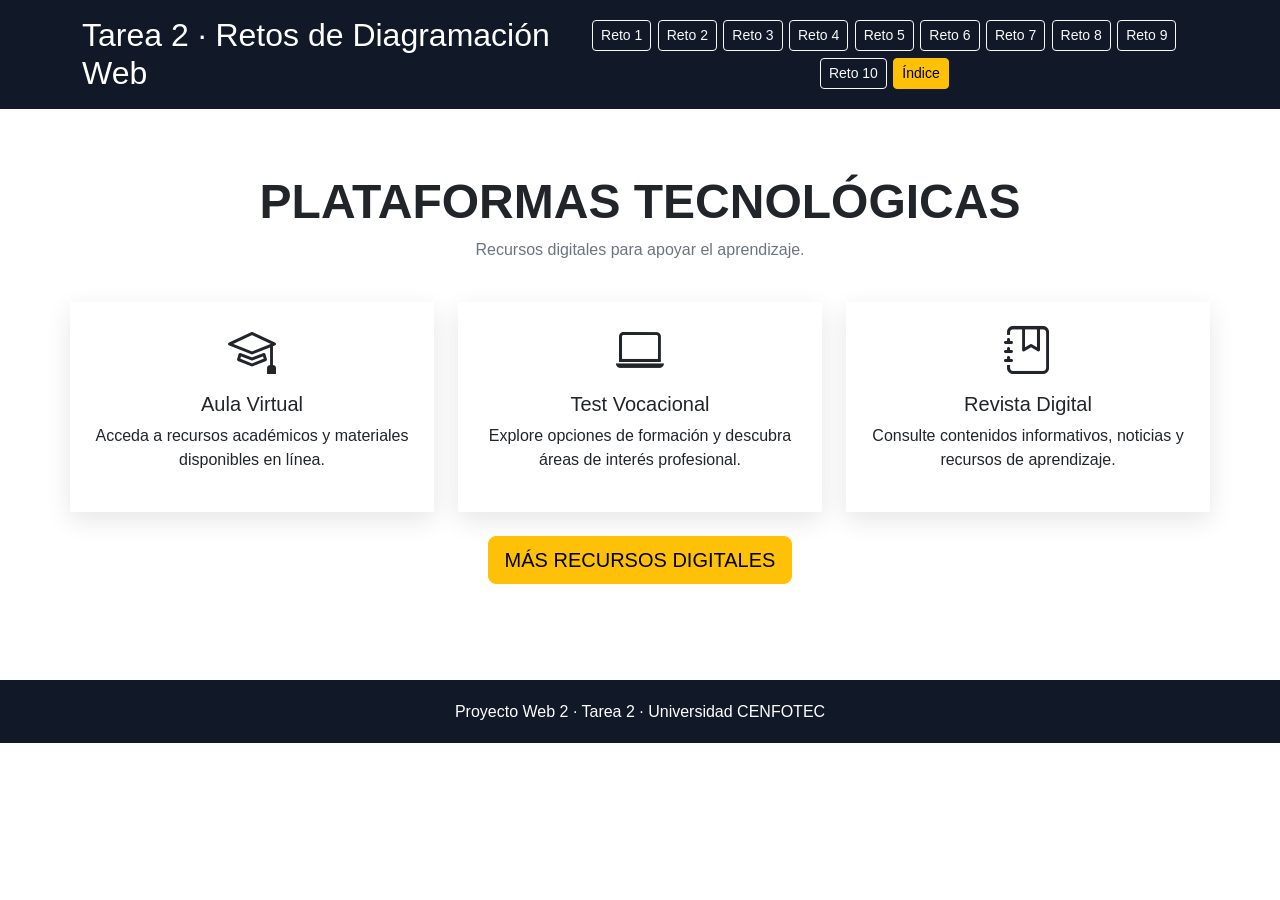
<file: tarea2/reto2.html>
<!doctype html>
<html lang="es">

<head>
    <meta charset="utf-8">
    <meta name="viewport" content="width=device-width, initial-scale=1">
    <title>Reto 2 | Tres columnas</title>
    <link rel="icon" href="imagenes/FaviconCenfotec.png">
    <link href="https://cdn.jsdelivr.net/npm/bootstrap@5.3.8/dist/css/bootstrap.min.css" rel="stylesheet">

    <link rel="stylesheet" href="https://cdn.jsdelivr.net/npm/bootstrap-icons@1.13.1/font/bootstrap-icons.min.css">
    <!--Ya que estamos usando Bootstrap y que el reto dice que podemos usar otras alternativas a iconos voy a usar bootstrap-icons-->


    <link rel="stylesheet" href="css/estilos.css">
</head>

<body>
    <header>
        <div class="container">
            <div class="d-flex flex-column flex-lg-row gap-3 align-items-lg-center justify-content-between">
                <h1>Tarea 2 · Retos de Diagramación Web</h1>
                <nav class="nav-retos"><a class="btn btn-outline-light btn-sm" href="reto1.html">Reto 1</a> <a
                        class="btn btn-outline-light btn-sm" href="reto2.html">Reto 2</a> <a
                        class="btn btn-outline-light btn-sm" href="reto3.html">Reto 3</a> <a
                        class="btn btn-outline-light btn-sm" href="reto4.html">Reto 4</a> <a
                        class="btn btn-outline-light btn-sm" href="reto5.html">Reto 5</a> <a
                        class="btn btn-outline-light btn-sm" href="reto6.html">Reto 6</a> <a
                        class="btn btn-outline-light btn-sm" href="reto7.html">Reto 7</a> <a
                        class="btn btn-outline-light btn-sm" href="reto8.html">Reto 8</a> <a
                        class="btn btn-outline-light btn-sm" href="reto9.html">Reto 9</a> <a
                        class="btn btn-outline-light btn-sm" href="reto10.html">Reto 10</a><a
                        class="btn btn-warning btn-sm" href="index.html">Índice</a></nav>
            </div>
        </div>
    </header>
    <main>
        <section class="container section-space text-center">
            <h2 class="display-5 fw-bold">PLATAFORMAS TECNOLÓGICAS</h2>
            <p class="text-secondary">Recursos digitales para apoyar el aprendizaje.</p>
            <div class="row g-4 mt-3">
                <div class="col-md-4">
                    <div class="p-4 card-clean">
                        <div class="icono"> <i class="bi bi-mortarboard"></i> </div>
                        <h3 class="h5 mt-3">Aula Virtual</h3>
                        <p>Acceda a recursos académicos y materiales disponibles en línea.</p>
                    </div>
                </div>
                <div class="col-md-4">
                    <div class="p-4 card-clean">
                        <div class="icono"><i class="bi bi-laptop"></i></div>
                        <h3 class="h5 mt-3">Test Vocacional</h3>
                        <p>Explore opciones de formación y descubra áreas de interés profesional.</p>
                    </div>
                </div>
                <div class="col-md-4">
                    <div class="p-4 card-clean">
                        <div class="icono"> <i class="bi bi-journal-bookmark"></i></div>
                        <h3 class="h5 mt-3">Revista Digital</h3>
                        <p>Consulte contenidos informativos, noticias y recursos de aprendizaje.</p>
                    </div>
                </div>
            </div><a class="btn btn-warning btn-lg mt-4" href="index.html">MÁS RECURSOS DIGITALES</a>
        </section>
    </main>
    <footer>Proyecto Web 2 · Tarea 2 · Universidad CENFOTEC</footer>
    <script src="https://cdn.jsdelivr.net/npm/bootstrap@5.3.8/dist/js/bootstrap.bundle.min.js"></script>
</body>

</html>
</file>
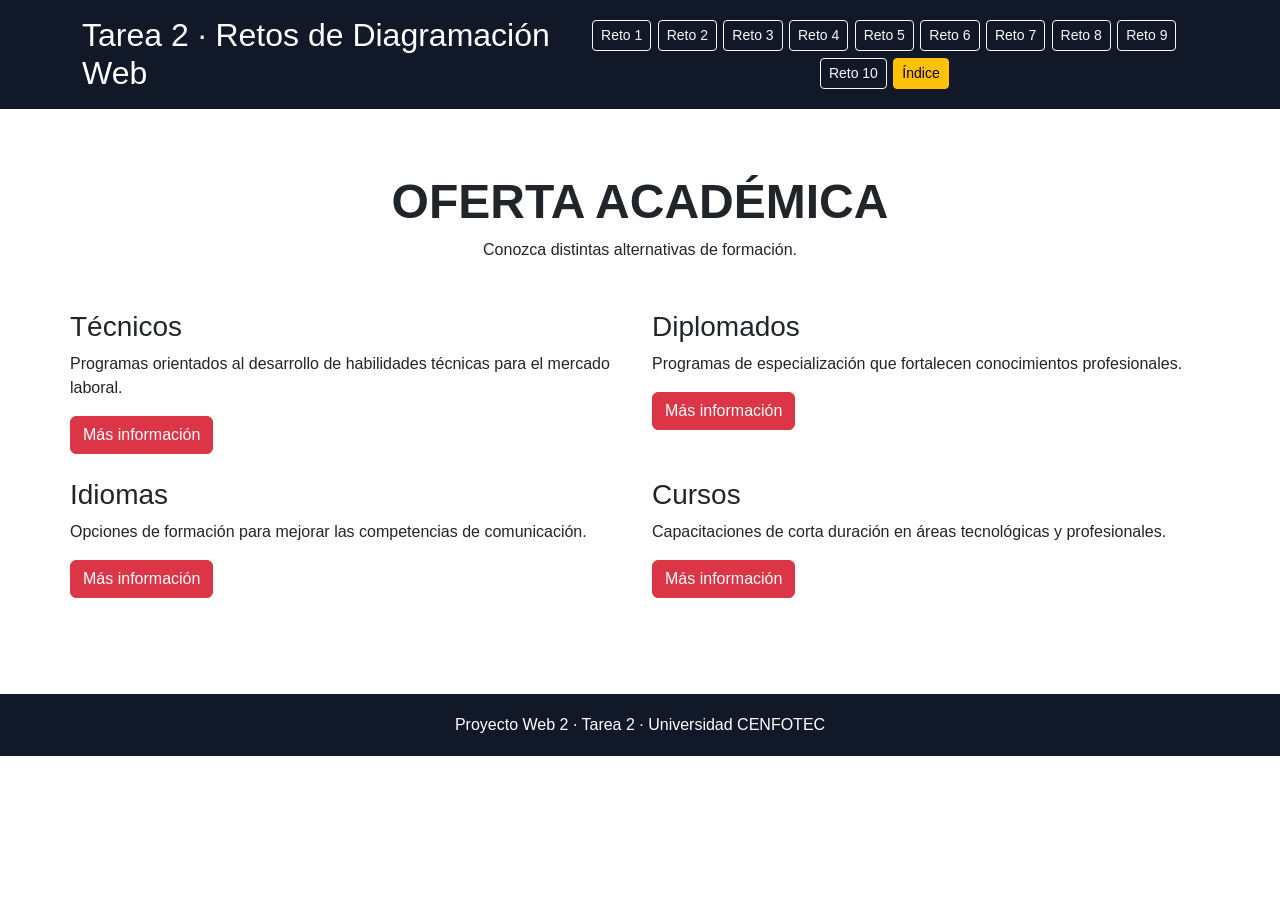
<file: tarea2/reto3.html>
<!doctype html>
<html lang="es">

<head>
    <meta charset="utf-8">
    <meta name="viewport" content="width=device-width, initial-scale=1">
    <title>Reto 3 | Sección interactiva</title>
    <link rel="icon"
        href="imagenes/FaviconCenfotec.png">
    <link href="https://cdn.jsdelivr.net/npm/bootstrap@5.3.8/dist/css/bootstrap.min.css" rel="stylesheet">
    <link rel="stylesheet" href="css/estilos.css">
</head>

<body>
    <header>
        <div class="container">
            <div class="d-flex flex-column flex-lg-row gap-3 align-items-lg-center justify-content-between">
                <h1>Tarea 2 · Retos de Diagramación Web</h1>
                <nav class="nav-retos"><a class="btn btn-outline-light btn-sm" href="reto1.html">Reto 1</a> <a
                        class="btn btn-outline-light btn-sm" href="reto2.html">Reto 2</a> <a
                        class="btn btn-outline-light btn-sm" href="reto3.html">Reto 3</a> <a
                        class="btn btn-outline-light btn-sm" href="reto4.html">Reto 4</a> <a
                        class="btn btn-outline-light btn-sm" href="reto5.html">Reto 5</a> <a
                        class="btn btn-outline-light btn-sm" href="reto6.html">Reto 6</a> <a
                        class="btn btn-outline-light btn-sm" href="reto7.html">Reto 7</a> <a
                        class="btn btn-outline-light btn-sm" href="reto8.html">Reto 8</a> <a
                        class="btn btn-outline-light btn-sm" href="reto9.html">Reto 9</a> <a
                        class="btn btn-outline-light btn-sm" href="reto10.html">Reto 10</a><a
                        class="btn btn-warning btn-sm" href="index.html">Índice</a></nav>
            </div>
        </div>
    </header>
    <main>
        <section class="container section-space">
            <div class="text-center mb-5">
                <h2 class="display-5 fw-bold">OFERTA ACADÉMICA</h2>
                <p>Conozca distintas alternativas de formación.</p>
            </div>
            <div class="row g-4">
                <div class="col-md-6">
                    <h3>Técnicos</h3>
                    <p>Programas orientados al desarrollo de habilidades técnicas para el mercado laboral.</p><a
                        target="_blank" rel="noopener" class="btn btn-danger" href="https://ucenfotec.ac.cr/">Más
                        información</a>
                </div>
                <div class="col-md-6">
                    <h3>Diplomados</h3>
                    <p>Programas de especialización que fortalecen conocimientos profesionales.</p><a target="_blank"
                        rel="noopener" class="btn btn-danger" href="https://ucenfotec.ac.cr/">Más información</a>
                </div>
                <div class="col-md-6">
                    <h3>Idiomas</h3>
                    <p>Opciones de formación para mejorar las competencias de comunicación.</p><a target="_blank"
                        rel="noopener" class="btn btn-danger" href="https://ucenfotec.ac.cr/">Más información</a>
                </div>
                <div class="col-md-6">
                    <h3>Cursos</h3>
                    <p>Capacitaciones de corta duración en áreas tecnológicas y profesionales.</p><a target="_blank"
                        rel="noopener" class="btn btn-danger" href="https://ucenfotec.ac.cr/">Más información</a>
                </div>
            </div>
        </section>
    </main>
    <footer>Proyecto Web 2 · Tarea 2 · Universidad CENFOTEC</footer>
    <script src="https://cdn.jsdelivr.net/npm/bootstrap@5.3.8/dist/js/bootstrap.bundle.min.js"></script>
</body>

</html>
</file>
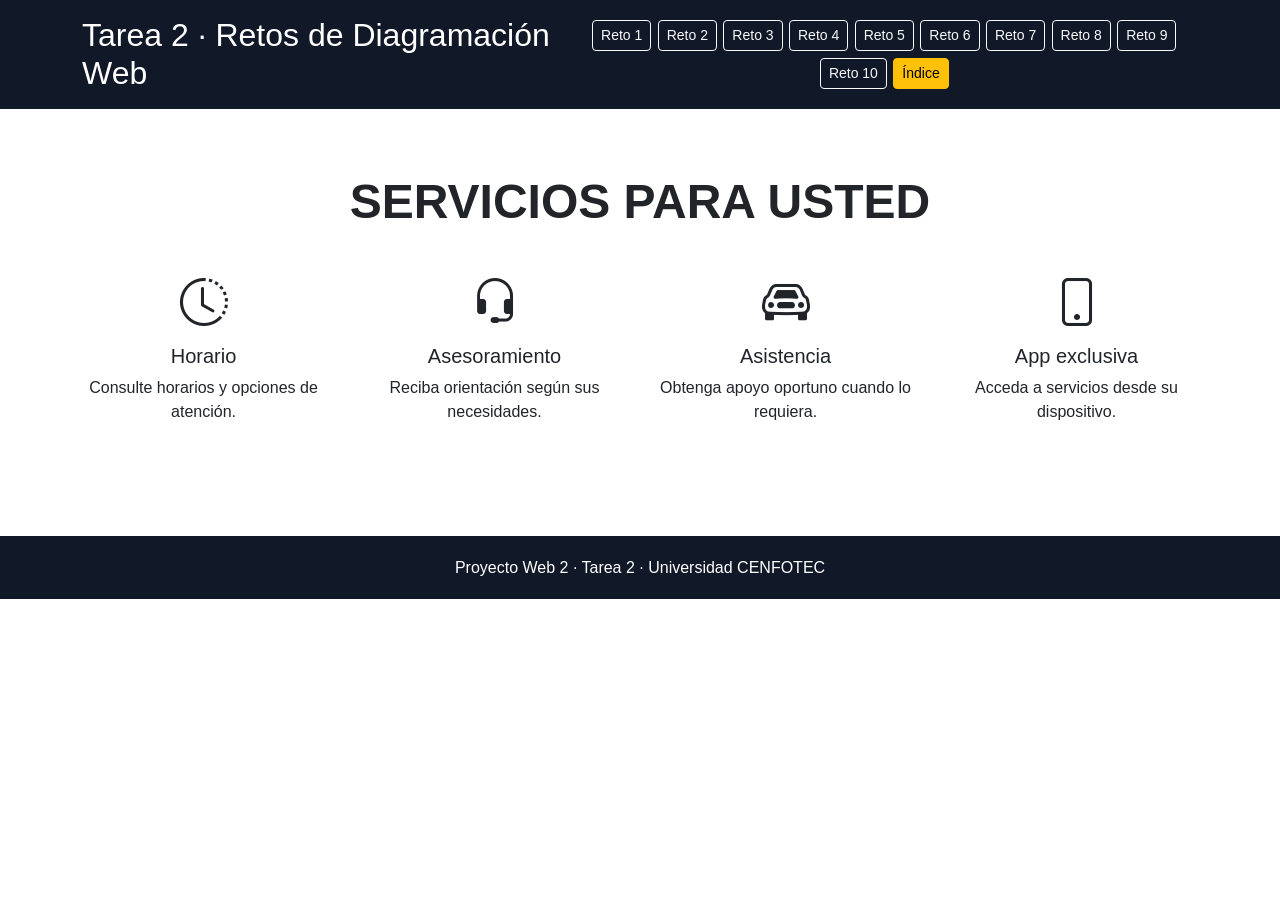
<file: tarea2/reto4.html>
<!doctype html>
<html lang="es">

<head>
    <meta charset="utf-8">
    <meta name="viewport" content="width=device-width, initial-scale=1">
    <title>Reto 4 | Cuatro columnas</title>
    <link rel="icon"
        href="imagenes/FaviconCenfotec.png">
    <link href="https://cdn.jsdelivr.net/npm/bootstrap@5.3.8/dist/css/bootstrap.min.css" rel="stylesheet">
    <link rel="stylesheet" href="https://cdn.jsdelivr.net/npm/bootstrap-icons@1.13.1/font/bootstrap-icons.min.css">

    <link rel="stylesheet" href="css/estilos.css">
</head>

<body>
    <header>
        <div class="container">
            <div class="d-flex flex-column flex-lg-row gap-3 align-items-lg-center justify-content-between">
                <h1>Tarea 2 · Retos de Diagramación Web</h1>
                <nav class="nav-retos"><a class="btn btn-outline-light btn-sm" href="reto1.html">Reto 1</a> <a
                        class="btn btn-outline-light btn-sm" href="reto2.html">Reto 2</a> <a
                        class="btn btn-outline-light btn-sm" href="reto3.html">Reto 3</a> <a
                        class="btn btn-outline-light btn-sm" href="reto4.html">Reto 4</a> <a
                        class="btn btn-outline-light btn-sm" href="reto5.html">Reto 5</a> <a
                        class="btn btn-outline-light btn-sm" href="reto6.html">Reto 6</a> <a
                        class="btn btn-outline-light btn-sm" href="reto7.html">Reto 7</a> <a
                        class="btn btn-outline-light btn-sm" href="reto8.html">Reto 8</a> <a
                        class="btn btn-outline-light btn-sm" href="reto9.html">Reto 9</a> <a
                        class="btn btn-outline-light btn-sm" href="reto10.html">Reto 10</a><a
                        class="btn btn-warning btn-sm" href="index.html">Índice</a></nav>
            </div>
        </div>
    </header>
    <main>
        <section class="container section-space text-center">
            <h2 class="display-5 fw-bold mb-5">SERVICIOS PARA USTED</h2>
            <div class="row g-4">
                <div class="col-6 col-lg-3">
                    <div class="icono"><i class="bi bi-clock-history"></i></div>
                    <h3 class="h5 mt-3">Horario</h3>
                    <p>Consulte horarios y opciones de atención.</p>
                </div>
                <div class="col-6 col-lg-3">
                    <div class="icono"><i class="bi bi-headset"></i></div>
                    <h3 class="h5 mt-3">Asesoramiento</h3>
                    <p>Reciba orientación según sus necesidades.</p>
                </div>
                <div class="col-6 col-lg-3">
                    <div class="icono"><i class="bi bi-car-front"></i></div>
                    <h3 class="h5 mt-3">Asistencia</h3>
                    <p>Obtenga apoyo oportuno cuando lo requiera.</p>
                </div>
                <div class="col-6 col-lg-3">
                    <div class="icono"><i class="bi bi-phone"></i></div>
                    <h3 class="h5 mt-3">App exclusiva</h3>
                    <p>Acceda a servicios desde su dispositivo.</p>
                </div>
            </div>
        </section>
    </main>
    <footer>Proyecto Web 2 · Tarea 2 · Universidad CENFOTEC</footer>
    <script src="https://cdn.jsdelivr.net/npm/bootstrap@5.3.8/dist/js/bootstrap.bundle.min.js"></script>
</body>

</html>
</file>
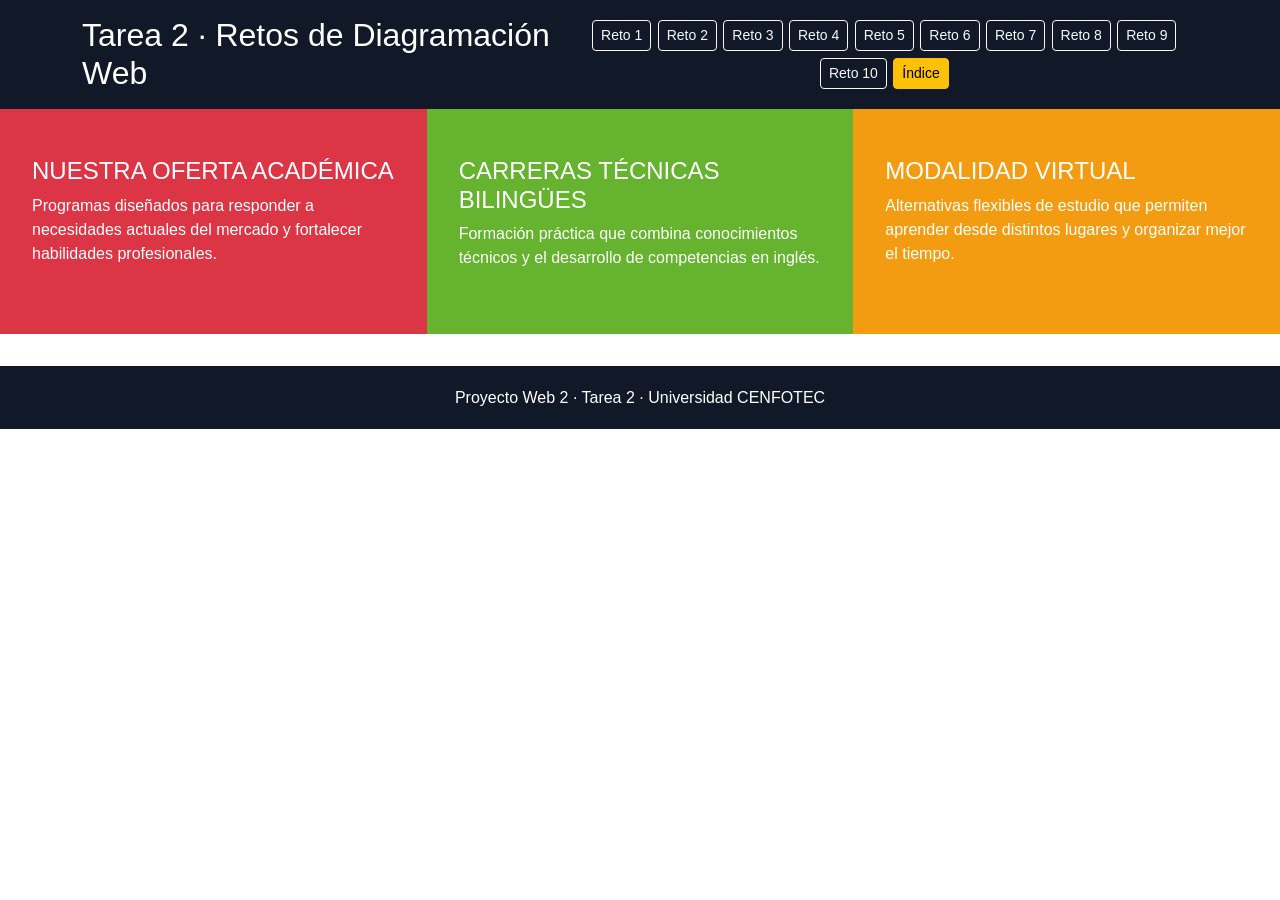
<file: tarea2/reto5.html>
<!doctype html>
<html lang="es">

<head>
    <meta charset="utf-8">
    <meta name="viewport" content="width=device-width, initial-scale=1">
    <title>Reto 5 | Columnas con color</title>
    <link rel="icon"
        href="imagenes/FaviconCenfotec.png">
    <link href="https://cdn.jsdelivr.net/npm/bootstrap@5.3.8/dist/css/bootstrap.min.css" rel="stylesheet">
    <link rel="stylesheet" href="css/estilos.css">
</head>

<body>
    <header>
        <div class="container">
            <div class="d-flex flex-column flex-lg-row gap-3 align-items-lg-center justify-content-between">
                <h1>Tarea 2 · Retos de Diagramación Web</h1>
                <nav class="nav-retos"><a class="btn btn-outline-light btn-sm" href="reto1.html">Reto 1</a> <a
                        class="btn btn-outline-light btn-sm" href="reto2.html">Reto 2</a> <a
                        class="btn btn-outline-light btn-sm" href="reto3.html">Reto 3</a> <a
                        class="btn btn-outline-light btn-sm" href="reto4.html">Reto 4</a> <a
                        class="btn btn-outline-light btn-sm" href="reto5.html">Reto 5</a> <a
                        class="btn btn-outline-light btn-sm" href="reto6.html">Reto 6</a> <a
                        class="btn btn-outline-light btn-sm" href="reto7.html">Reto 7</a> <a
                        class="btn btn-outline-light btn-sm" href="reto8.html">Reto 8</a> <a
                        class="btn btn-outline-light btn-sm" href="reto9.html">Reto 9</a> <a
                        class="btn btn-outline-light btn-sm" href="reto10.html">Reto 10</a><a
                        class="btn btn-warning btn-sm" href="index.html">Índice</a></nav>
            </div>
        </div>
    </header>
    <main>
        <section class="container-fluid p-0 reto5">
            <div class="row g-0">
                <div class="col-md-4 bg-a">
                    <h2 class="h4">NUESTRA OFERTA ACADÉMICA</h2>
                    <p>Programas diseñados para responder a necesidades actuales del mercado y fortalecer habilidades
                        profesionales.</p>
                </div>
                <div class="col-md-4 bg-b">
                    <h2 class="h4">CARRERAS TÉCNICAS BILINGÜES</h2>
                    <p>Formación práctica que combina conocimientos técnicos y el desarrollo de competencias en inglés.
                    </p>
                </div>
                <div class="col-md-4 bg-c">
                    <h2 class="h4">MODALIDAD VIRTUAL</h2>
                    <p>Alternativas flexibles de estudio que permiten aprender desde distintos lugares y organizar mejor
                        el tiempo.</p>
                </div>
            </div>
        </section>
    </main>
    <footer>Proyecto Web 2 · Tarea 2 · Universidad CENFOTEC</footer>
    <script src="https://cdn.jsdelivr.net/npm/bootstrap@5.3.8/dist/js/bootstrap.bundle.min.js"></script>
</body>

</html>
</file>
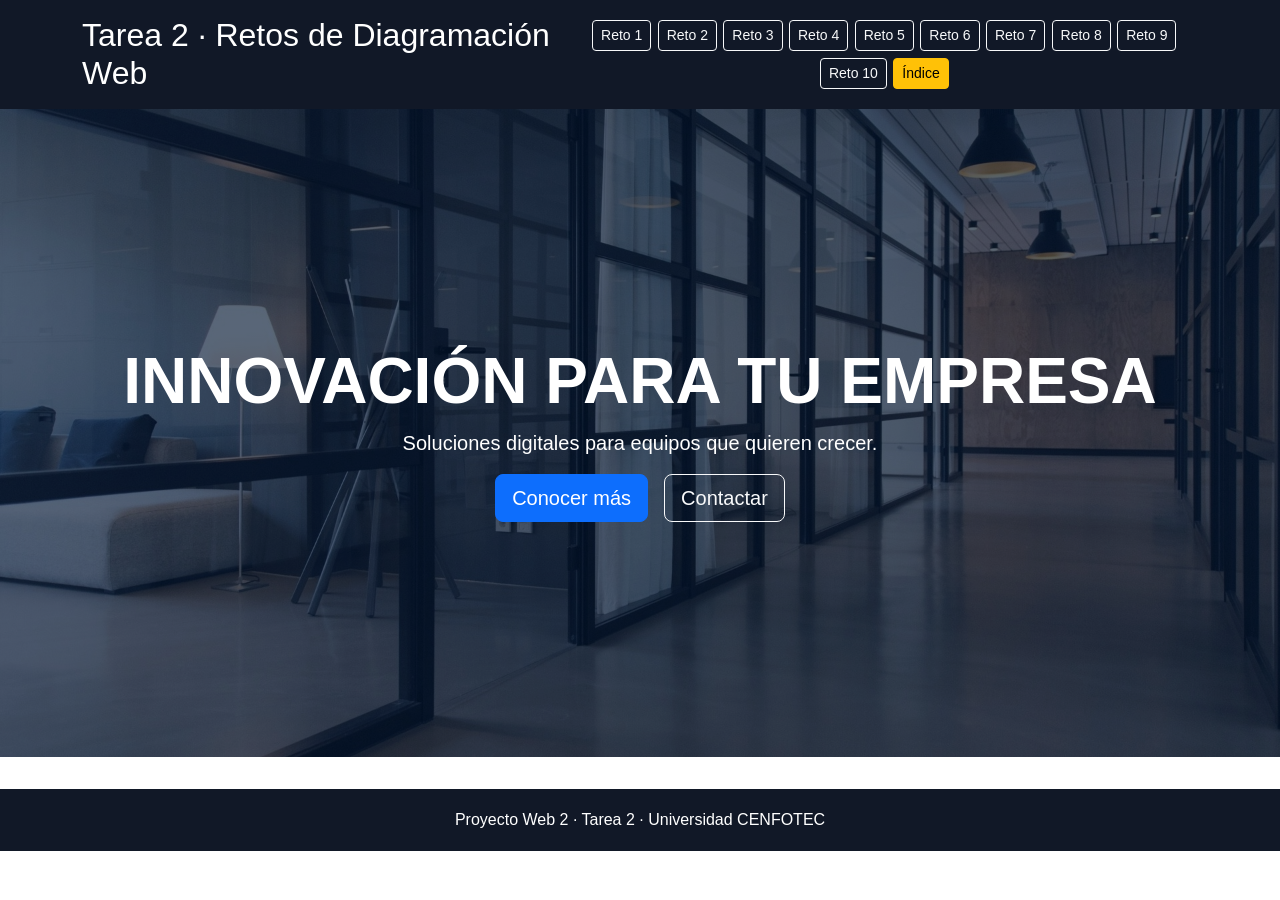
<file: tarea2/reto6.html>
<!doctype html>
<html lang="es">

<head>
    <meta charset="utf-8">
    <meta name="viewport" content="width=device-width, initial-scale=1">
    <title>Reto 6 | Banner</title>
    <link rel="icon"
        href="imagenes/FaviconCenfotec.png">
    <link href="https://cdn.jsdelivr.net/npm/bootstrap@5.3.8/dist/css/bootstrap.min.css" rel="stylesheet">
    <link rel="stylesheet" href="css/estilos.css">
</head>

<body>
    <header>
        <div class="container">
            <div class="d-flex flex-column flex-lg-row gap-3 align-items-lg-center justify-content-between">
                <h1>Tarea 2 · Retos de Diagramación Web</h1>
                <nav class="nav-retos"><a class="btn btn-outline-light btn-sm" href="reto1.html">Reto 1</a> <a
                        class="btn btn-outline-light btn-sm" href="reto2.html">Reto 2</a> <a
                        class="btn btn-outline-light btn-sm" href="reto3.html">Reto 3</a> <a
                        class="btn btn-outline-light btn-sm" href="reto4.html">Reto 4</a> <a
                        class="btn btn-outline-light btn-sm" href="reto5.html">Reto 5</a> <a
                        class="btn btn-outline-light btn-sm" href="reto6.html">Reto 6</a> <a
                        class="btn btn-outline-light btn-sm" href="reto7.html">Reto 7</a> <a
                        class="btn btn-outline-light btn-sm" href="reto8.html">Reto 8</a> <a
                        class="btn btn-outline-light btn-sm" href="reto9.html">Reto 9</a> <a
                        class="btn btn-outline-light btn-sm" href="reto10.html">Reto 10</a><a
                        class="btn btn-warning btn-sm" href="index.html">Índice</a></nav>
            </div>
        </div>
    </header>
    <main>
        <section class="banner-full"
            style="background-image:linear-gradient(rgba(13,110,253,.28),rgba(13,110,253,.28)),url('imagenes/EspaciosQueConectanParaBanner.jpg')"> <!--se usa https://www.befunky.com/es/crear/ para recortar a 1920x1080-->
            <div class="container text-center">
                <h2 class="hero-title">INNOVACIÓN PARA TU EMPRESA</h2>
                <p class="lead">Soluciones digitales para equipos que quieren crecer.</p>
                <div class="d-flex gap-3 justify-content-center flex-wrap"><a class="btn btn-primary btn-lg"
                        href="index.html">Conocer más</a><a class="btn btn-outline-light btn-lg"
                        href="index.html">Contactar</a></div>
            </div>
        </section>
    </main>
    <footer>Proyecto Web 2 · Tarea 2 · Universidad CENFOTEC</footer>
    <script src="https://cdn.jsdelivr.net/npm/bootstrap@5.3.8/dist/js/bootstrap.bundle.min.js"></script>
</body>

</html>
</file>
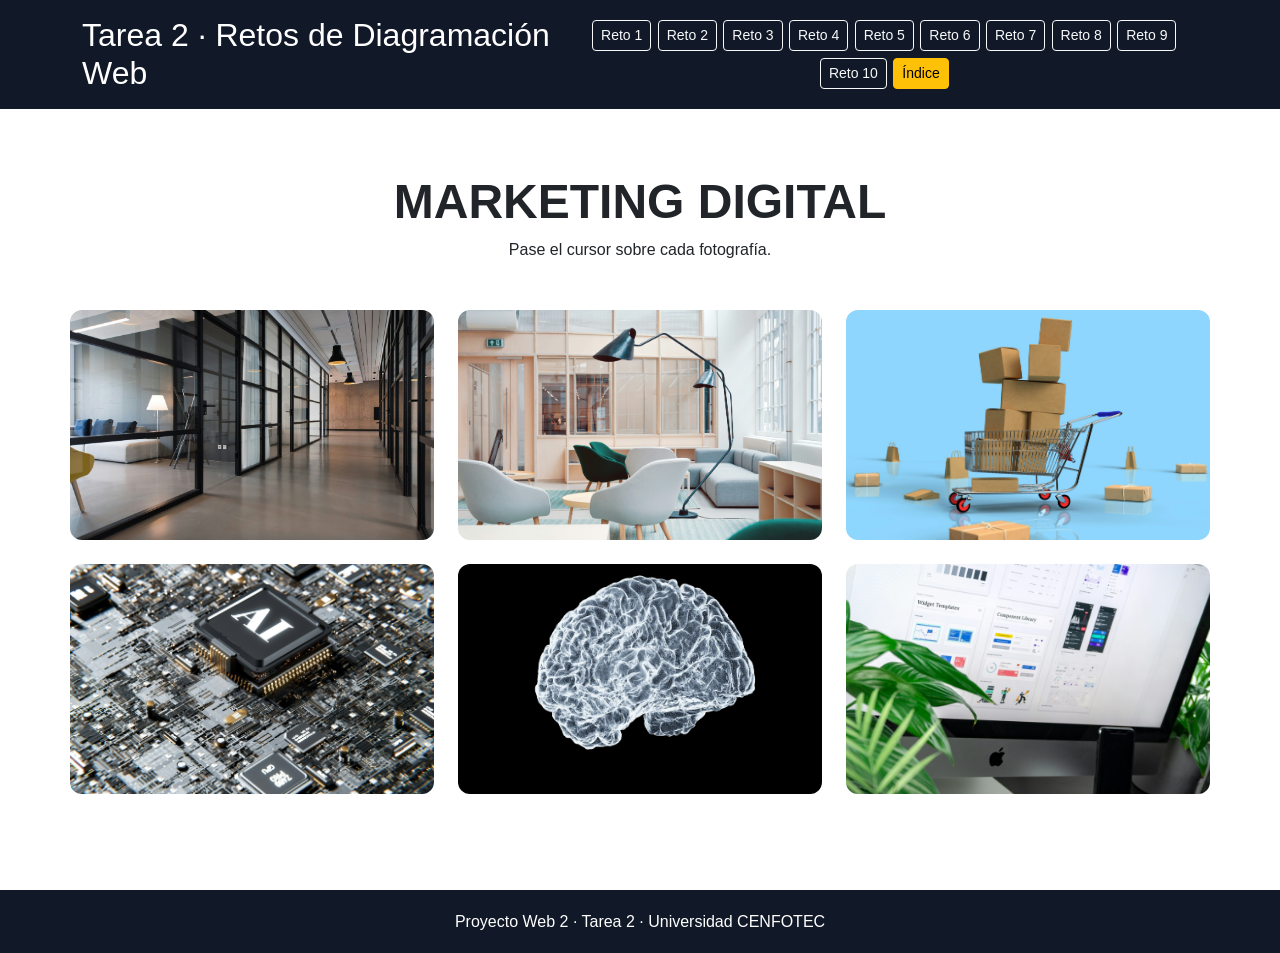
<file: tarea2/reto7.html>
<!doctype html>
<html lang="es">

<head>
    <meta charset="utf-8">
    <meta name="viewport" content="width=device-width, initial-scale=1">
    <title>Reto 7 | Sección fotográfica</title>
    <link rel="icon"
        href="imagenes/FaviconCenfotec.png">
    <link href="https://cdn.jsdelivr.net/npm/bootstrap@5.3.8/dist/css/bootstrap.min.css" rel="stylesheet">
    <link rel="stylesheet" href="css/estilos.css">
</head>

<body>
    <header>
        <div class="container">
            <div class="d-flex flex-column flex-lg-row gap-3 align-items-lg-center justify-content-between">
                <h1>Tarea 2 · Retos de Diagramación Web</h1>
                <nav class="nav-retos"><a class="btn btn-outline-light btn-sm" href="reto1.html">Reto 1</a> <a
                        class="btn btn-outline-light btn-sm" href="reto2.html">Reto 2</a> <a
                        class="btn btn-outline-light btn-sm" href="reto3.html">Reto 3</a> <a
                        class="btn btn-outline-light btn-sm" href="reto4.html">Reto 4</a> <a
                        class="btn btn-outline-light btn-sm" href="reto5.html">Reto 5</a> <a
                        class="btn btn-outline-light btn-sm" href="reto6.html">Reto 6</a> <a
                        class="btn btn-outline-light btn-sm" href="reto7.html">Reto 7</a> <a
                        class="btn btn-outline-light btn-sm" href="reto8.html">Reto 8</a> <a
                        class="btn btn-outline-light btn-sm" href="reto9.html">Reto 9</a> <a
                        class="btn btn-outline-light btn-sm" href="reto10.html">Reto 10</a><a
                        class="btn btn-warning btn-sm" href="index.html">Índice</a></nav>
            </div>
        </div>
    </header>
    <main>
        <section class="container section-space">
            <div class="text-center mb-5">
                <h2 class="display-5 fw-bold">MARKETING DIGITAL</h2>
                <p>Pase el cursor sobre cada fotografía.</p>
            </div>
            <div class="row g-4">
                <div class="col-md-6 col-lg-4">
                    <div class="hover-card"><img
                            src="imagenes/EspaciosQueConectanComprimida.jpg"
                            alt="SEO Marketing">
                        <div class="overlay">
                            <h3 class="h4">SEO Marketing</h3>
                        </div>
                    </div>
                </div>
                <div class="col-md-6 col-lg-4">
                    <div class="hover-card"><img
                            src="imagenes/RedesSocialesComprimida.jpg"
                            alt="Redes Sociales">
                        <div class="overlay">
                            <h3 class="h4">Redes Sociales</h3>
                        </div>
                    </div>
                </div>
                <div class="col-md-6 col-lg-4">
                    <div class="hover-card"><img
                            src="imagenes/ComercioElectronico.jpg"
                            alt="Comercio Electrónico">
                        <div class="overlay">
                            <h3 class="h4">Comercio Electrónico</h3>
                        </div>
                    </div>
                </div>
                <div class="col-md-6 col-lg-4">
                    <div class="hover-card"><img
                            src="imagenes/Automatizacion.jpg"
                            alt="Automatización">
                        <div class="overlay">
                            <h3 class="h4">Automatización</h3>
                        </div>
                    </div>
                </div>
                <div class="col-md-6 col-lg-4">
                    <div class="hover-card"><img
                            src="imagenes/NeuroMarketing.jpg"
                            alt="Neuromarketing">
                        <div class="overlay">
                            <h3 class="h4">Neuromarketing</h3>
                        </div>
                    </div>
                </div>
                <div class="col-md-6 col-lg-4">
                    <div class="hover-card"><img
                            src="imagenes/DisennoVisual.jpg"
                            alt="Diseño Visual">
                        <div class="overlay">
                            <h3 class="h4">Diseño Visual</h3>
                        </div>
                    </div>
                </div>
            </div>
        </section>
    </main>
    <footer>Proyecto Web 2 · Tarea 2 · Universidad CENFOTEC</footer>
    <script src="https://cdn.jsdelivr.net/npm/bootstrap@5.3.8/dist/js/bootstrap.bundle.min.js"></script>
</body>

</html>
</file>
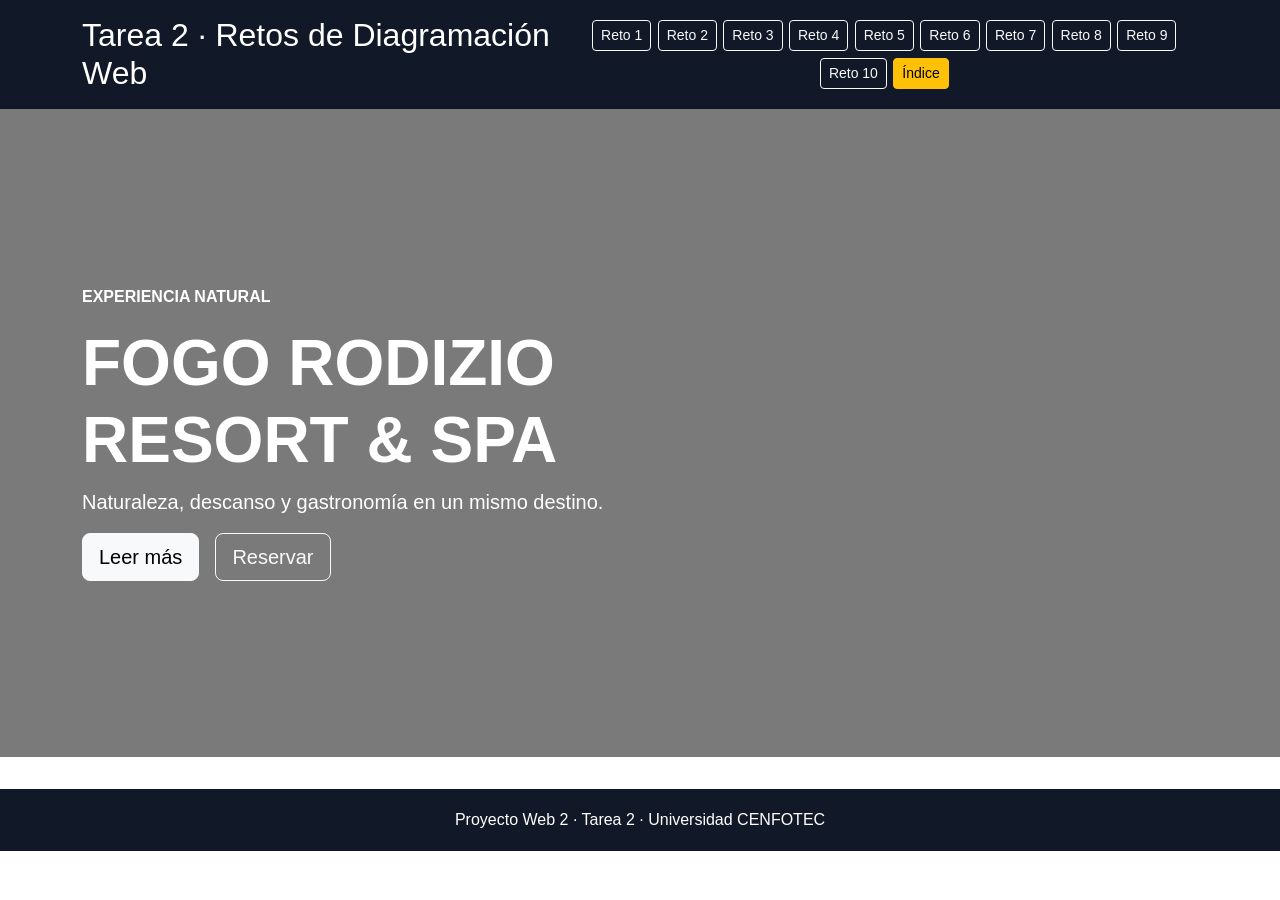
<file: tarea2/reto8.html>
<!doctype html>
<html lang="es">

<head>
    <meta charset="utf-8">
    <meta name="viewport" content="width=device-width, initial-scale=1">
    <title>Reto 8 | Interfaz</title>
    <link rel="icon"
        href="imagenes/FaviconCenfotec.png">
    <link href="https://cdn.jsdelivr.net/npm/bootstrap@5.3.8/dist/css/bootstrap.min.css" rel="stylesheet">
    <link rel="stylesheet" href="css/estilos.css">
</head>

<body>
    <header>
        <div class="container">
            <div class="d-flex flex-column flex-lg-row gap-3 align-items-lg-center justify-content-between">
                <h1>Tarea 2 · Retos de Diagramación Web</h1>
                <nav class="nav-retos"><a class="btn btn-outline-light btn-sm" href="reto1.html">Reto 1</a> <a
                        class="btn btn-outline-light btn-sm" href="reto2.html">Reto 2</a> <a
                        class="btn btn-outline-light btn-sm" href="reto3.html">Reto 3</a> <a
                        class="btn btn-outline-light btn-sm" href="reto4.html">Reto 4</a> <a
                        class="btn btn-outline-light btn-sm" href="reto5.html">Reto 5</a> <a
                        class="btn btn-outline-light btn-sm" href="reto6.html">Reto 6</a> <a
                        class="btn btn-outline-light btn-sm" href="reto7.html">Reto 7</a> <a
                        class="btn btn-outline-light btn-sm" href="reto8.html">Reto 8</a> <a
                        class="btn btn-outline-light btn-sm" href="reto9.html">Reto 9</a> <a
                        class="btn btn-outline-light btn-sm" href="reto10.html">Reto 10</a><a
                        class="btn btn-warning btn-sm" href="index.html">Índice</a></nav>
            </div>
        </div>
    </header>
    <main>
        <section class="banner-full"
            style="background-image:url('https://images.unsplash.com/photo-1506744038136-46273834b3fb?auto=format&fit=crop&w=1920&h=1080&q=80')">
            <div class="container">
                <div class="col-lg-7">
                    <p class="text-uppercase fw-bold">Experiencia natural</p>
                    <h2 class="hero-title">FOGO RODIZIO<br>RESORT & SPA</h2>
                    <p class="lead">Naturaleza, descanso y gastronomía en un mismo destino.</p>
                    <div class="d-flex gap-3 flex-wrap"><a class="btn btn-light btn-lg" href="https://grupotsunami.com/"
                            target="_blank" rel="noopener">Leer más</a>
                        <a class="btn btn-outline-light btn-lg" href="index.html">Reservar</a>
                    </div>
                </div>
            </div>
        </section>
    </main>
    <footer>Proyecto Web 2 · Tarea 2 · Universidad CENFOTEC</footer>
    <script src="https://cdn.jsdelivr.net/npm/bootstrap@5.3.8/dist/js/bootstrap.bundle.min.js"></script>
</body>

</html>
</file>
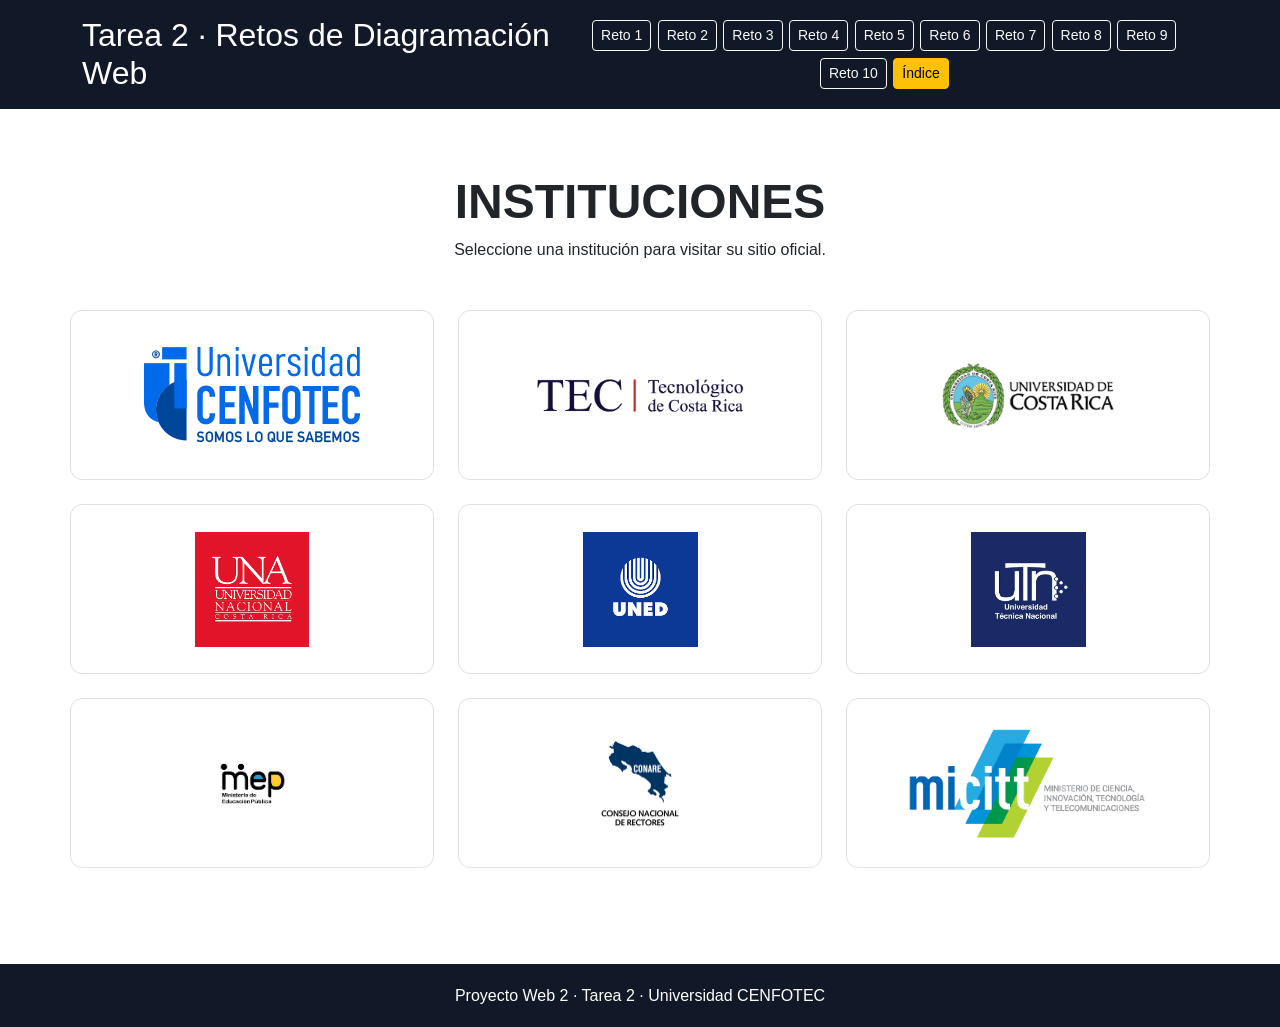
<file: tarea2/reto9.html>
<!doctype html>
<html lang="es">

<head>
    <meta charset="utf-8">
    <meta name="viewport" content="width=device-width, initial-scale=1">

    <title>Reto 9 | Instituciones</title>

    <link rel="icon" href="imagenes/FaviconCenfotec.png">

    <!-- Bootstrap 5 desde CDN -->
    <link
        href="https://cdn.jsdelivr.net/npm/bootstrap@5.3.8/dist/css/bootstrap.min.css"
        rel="stylesheet"
    >

    <!-- Estilos propios -->
    <link rel="stylesheet" href="css/estilos.css">
</head>

<body>

    <header>
        <div class="container">
            <div class="d-flex flex-column flex-lg-row gap-3 align-items-lg-center justify-content-between">

                <h1>Tarea 2 · Retos de Diagramación Web</h1>

                <nav class="nav-retos" aria-label="Navegación entre retos">
                    <a class="btn btn-outline-light btn-sm" href="reto1.html">Reto 1</a>
                    <a class="btn btn-outline-light btn-sm" href="reto2.html">Reto 2</a>
                    <a class="btn btn-outline-light btn-sm" href="reto3.html">Reto 3</a>
                    <a class="btn btn-outline-light btn-sm" href="reto4.html">Reto 4</a>
                    <a class="btn btn-outline-light btn-sm" href="reto5.html">Reto 5</a>
                    <a class="btn btn-outline-light btn-sm" href="reto6.html">Reto 6</a>
                    <a class="btn btn-outline-light btn-sm" href="reto7.html">Reto 7</a>
                    <a class="btn btn-outline-light btn-sm" href="reto8.html">Reto 8</a>
                    <a class="btn btn-outline-light btn-sm" href="reto9.html">Reto 9</a>
                    <a class="btn btn-outline-light btn-sm" href="reto10.html">Reto 10</a>
                    <a class="btn btn-warning btn-sm" href="index.html">Índice</a>
                </nav>

            </div>
        </div>
    </header>

    <main>
        <section class="container section-space">

            <div class="text-center mb-5">
                <h2 class="display-5 fw-bold">INSTITUCIONES</h2>
                <p>Seleccione una institución para visitar su sitio oficial.</p>
            </div>

            <div class="row g-4">

                <!-- Universidad CENFOTEC -->
                <div class="col-6 col-md-4">
                    <a
                        class="text-decoration-none"
                        href="https://ucenfotec.ac.cr/"
                        target="_blank"
                        rel="noopener noreferrer"
                        aria-label="Visitar Universidad CENFOTEC"
                    >
                        <div class="logo-box">
                            <img
                                src="imagenes/cenfotec.png"
                                alt="Logo de Universidad CENFOTEC"
                                class="logo-institucion"
                            >
                        </div>
                    </a>
                </div>

                <!-- Tecnológico de Costa Rica -->
                <div class="col-6 col-md-4">
                    <a
                        class="text-decoration-none"
                        href="https://www.tec.ac.cr/"
                        target="_blank"
                        rel="noopener noreferrer"
                        aria-label="Visitar Tecnológico de Costa Rica"
                    >
                        <div class="logo-box">
                            <img
                                src="imagenes/tec.png"
                                alt="Logo del Tecnológico de Costa Rica"
                                class="logo-institucion"
                            >
                        </div>
                    </a>
                </div>

                <!-- Universidad de Costa Rica -->
                <div class="col-6 col-md-4">
                    <a
                        class="text-decoration-none"
                        href="https://www.ucr.ac.cr/"
                        target="_blank"
                        rel="noopener noreferrer"
                        aria-label="Visitar Universidad de Costa Rica"
                    >
                        <div class="logo-box">
                            <img
                                src="imagenes/ucr.png"
                                alt="Logo de la Universidad de Costa Rica"
                                class="logo-institucion"
                            >
                        </div>
                    </a>
                </div>

                <!-- Universidad Nacional -->
                <div class="col-6 col-md-4">
                    <a
                        class="text-decoration-none"
                        href="https://www.una.ac.cr/"
                        target="_blank"
                        rel="noopener noreferrer"
                        aria-label="Visitar Universidad Nacional"
                    >
                        <div class="logo-box">
                            <img
                                src="imagenes/una.png"
                                alt="Logo de la Universidad Nacional"
                                class="logo-institucion"
                            >
                        </div>
                    </a>
                </div>

                <!-- Universidad Estatal a Distancia -->
                <div class="col-6 col-md-4">
                    <a
                        class="text-decoration-none"
                        href="https://www.uned.ac.cr/"
                        target="_blank"
                        rel="noopener noreferrer"
                        aria-label="Visitar Universidad Estatal a Distancia"
                    >
                        <div class="logo-box">
                            <img
                                src="imagenes/uned.png"
                                alt="Logo de la Universidad Estatal a Distancia"
                                class="logo-institucion"
                            >
                        </div>
                    </a>
                </div>

                <!-- Universidad Técnica Nacional -->
                <div class="col-6 col-md-4">
                    <a
                        class="text-decoration-none"
                        href="https://www.utn.ac.cr/"
                        target="_blank"
                        rel="noopener noreferrer"
                        aria-label="Visitar Universidad Técnica Nacional"
                    >
                        <div class="logo-box">
                            <img
                                src="imagenes/utn.jpg"
                                alt="Logo de la Universidad Técnica Nacional"
                                class="logo-institucion"
                            >
                        </div>
                    </a>
                </div>

                <!-- Ministerio de Educación Pública -->
                <div class="col-6 col-md-4">
                    <a
                        class="text-decoration-none"
                        href="https://www.mep.go.cr/"
                        target="_blank"
                        rel="noopener noreferrer"
                        aria-label="Visitar Ministerio de Educación Pública"
                    >
                        <div class="logo-box">
                            <img
                                src="imagenes/mep.png"
                                alt="Logo del Ministerio de Educación Pública"
                                class="logo-institucion"
                            >
                        </div>
                    </a>
                </div>

                <!-- Consejo Nacional de Rectores -->
                <div class="col-6 col-md-4">
                    <a
                        class="text-decoration-none"
                        href="https://www.conare.ac.cr/"
                        target="_blank"
                        rel="noopener noreferrer"
                        aria-label="Visitar Consejo Nacional de Rectores"
                    >
                        <div class="logo-box">
                            <img
                                src="imagenes/conare.png"
                                alt="Logo del Consejo Nacional de Rectores"
                                class="logo-institucion"
                            >
                        </div>
                    </a>
                </div>

                <!-- Ministerio de Ciencia, Innovación, Tecnología y Telecomunicaciones -->
                <div class="col-6 col-md-4">
                    <a
                        class="text-decoration-none"
                        href="https://www.micitt.go.cr/"
                        target="_blank"
                        rel="noopener noreferrer"
                        aria-label="Visitar MICITT"
                    >
                        <div class="logo-box">
                            <img
                                src="imagenes/micitt.png"
                                alt="Logo del MICITT"
                                class="logo-institucion"
                            >
                        </div>
                    </a>
                </div>

            </div>
        </section>
    </main>

    <footer>
        Proyecto Web 2 · Tarea 2 · Universidad CENFOTEC
    </footer>

    <script src="https://cdn.jsdelivr.net/npm/bootstrap@5.3.8/dist/js/bootstrap.bundle.min.js"></script>

</body>
</html>
</file>
<file: examen/css/estilos.css>
/* Fuentes guardadas en la carpeta fuentes. ../ permite salir de la carpeta css. */
@font-face {
  font-family: "Barlow Condensed";
  src: url("../fuentes/barlow-condensed-900.woff2") format("woff2");
  font-style: normal;
  font-weight: 900;
  font-display: swap;
}

/* Fuente de los párrafos y botones. */
@font-face {
  font-family: "Manrope";
  src: url("../fuentes/manrope-variable.woff2") format("woff2");
  font-style: normal;
  font-weight: 400 800;
  font-display: swap;
}

/* Colores, fuentes y medidas que se reutilizan en la página. */
:root {
  --carbon: #181816;
  --oscuro: #232320;
  --crema: #f5efe2;
  --arena: #e9dfce;
  --naranja: #ff6535;
  --oxido: #963118;
  --gris: #c8bfb1;
  --linea-clara: #bdb09d;
  --linea-oscura: #54514a;
  --ancho: 74rem;
  --borde-pantalla: clamp(1.25rem, 4vw, 3.5rem);
  --alto-cabecera: 4.5rem;
  --fuente-texto: "Manrope", system-ui, sans-serif;
  --fuente-titulo: "Barlow Condensed", "Arial Narrow", "Liberation Sans Narrow", Impact, sans-serif;
}

/* Incluyo bordes y relleno en el ancho de cada elemento. */
*,
*::before,
*::after {
  box-sizing: border-box;
}

html {
  scroll-behavior: smooth;
}

body {
  margin: 0;
  background: var(--carbon);
  color: var(--crema);
  font-family: var(--fuente-texto);
  line-height: 1.6;
}

/* Quito los márgenes iniciales para controlar los espacios. */
h1,
h2,
h3,
p,
figure {
  margin: 0;
}

img {
  display: block;
  max-width: 100%;
}

a {
  color: inherit;
}

button {
  font: inherit;
}

[hidden] {
  display: none !important;
}

/* Señal visible al navegar con teclado y espacio para los saltos del menú. */
:focus-visible {
  outline: 3px solid currentColor;
  outline-offset: 4px;
}

main>section[id] {
  scroll-margin-top: var(--alto-cabecera);
}

main :is(h1, h2)[tabindex="-1"]:focus {
  outline-offset: 6px;
}

/* Contenedor centrado con un ancho máximo. */
.contenedor {
  width: min(var(--ancho), calc(100% - var(--borde-pantalla) * 2));
  margin-inline: auto;
}

.seccion {
  padding-block: clamp(3.8rem, 7vw, 6.9rem);
}

/* Tamaños que se adaptan entre un mínimo y un máximo. */
h1,
h2 {
  font-family: var(--fuente-titulo);
  font-weight: 900;
  line-height: .9;
  letter-spacing: -.02em;
  text-transform: uppercase;
}

h2 {
  font-size: clamp(3.25rem, 7vw, 6.5rem);
}

h3 {
  line-height: 1.25;
}

.etiqueta {
  color: var(--naranja);
  font-size: .72rem;
  font-weight: 800;
  letter-spacing: .15em;
  text-transform: uppercase;
  margin-bottom: 1.1rem;
}

/* Título y descripción en dos columnas cuando hay espacio. */
.encabezado-seccion {
  display: grid;
  grid-template-columns: 1.45fr 1fr;
  align-items: end;
  gap: 1rem 3rem;
  margin-bottom: clamp(1.65rem, 4vw, 3rem);
}

.encabezado-seccion>p {
  max-width: 32ch;
}

/* Texto que solo necesitan los lectores de pantalla. */
.solo-lectores {
  position: absolute;
  width: 1px;
  height: 1px;
  margin: -1px;
  overflow: hidden;
  clip-path: inset(50%);
  white-space: nowrap;
}

.salto {
  position: fixed;
  z-index: 5;
  top: .5rem;
  left: .5rem;
  padding: .75rem 1rem;
  color: var(--carbon);
  background: var(--crema);
  transform: translateY(-180%);
}

.salto:focus {
  transform: translateY(0);
}

/* Encabezado que se mantiene arriba al bajar por la página. */
.cabecera {
  position: sticky;
  z-index: 4;
  top: 0;
  background: var(--carbon);
  box-shadow: 0 1px 0 var(--linea-oscura);
}

.barra {
  display: flex;
  align-items: center;
  justify-content: space-between;
  gap: 1.2rem;
  min-height: var(--alto-cabecera);
}

.marca {
  display: inline-flex;
  align-items: center;
  gap: .5rem;
  white-space: nowrap;
  font-size: .87rem;
  font-weight: 800;
  letter-spacing: .075em;
  text-decoration: none;
}

.marca b {
  color: var(--naranja);
}

.menu {
  display: flex;
  align-items: center;
  gap: clamp(.6rem, 1.5vw, 1.3rem);
  font-size: .81rem;
  font-weight: 800;
}

/* Altura de los enlaces para poder tocarlos cómodamente. */
.menu a,
.menu summary {
  min-height: 2.75rem;
  display: flex;
  align-items: center;
  gap: .4rem;
  text-decoration: none;
}

.menu a:hover,
.menu summary:hover {
  color: var(--naranja);
}

.enlace-contacto {
  padding-inline: .75rem;
  border: 1px solid var(--naranja);
  color: var(--naranja);
}

/* Posición del submenú Explorá. */
.recursos {
  position: relative;
}

.recursos summary {
  cursor: pointer;
  list-style: none;
}

.recursos summary::-webkit-details-marker {
  display: none;
}

.recursos[open] summary>span {
  transform: rotate(180deg);
}

.subenlaces {
  position: absolute;
  inset-block-start: 100%;
  inset-inline-end: 0;
  width: max-content;
  padding: .4rem .8rem;
  border: 1px solid var(--linea-oscura);
  background: var(--oscuro);
  box-shadow: 0 .7rem 1.5rem #0006;
}

.subenlaces a {
  justify-content: space-between;
}

.hamburguesa {
  display: none;
  place-items: center;
  width: 2.85rem;
  height: 2.85rem;
  color: var(--naranja);
  border: 1px solid currentColor;
  background: var(--oscuro);
  cursor: pointer;
}

/* Las tres líneas del botón hamburguesa. */
.hamburguesa-icono {
  position: relative;
  width: 1.35rem;
  height: 2px;
  background: currentColor;
}

.hamburguesa-icono::before,
.hamburguesa-icono::after {
  content: "";
  position: absolute;
  inset: 0;
  background: currentColor;
  transition: transform .2s ease;
}

.hamburguesa-icono::before {
  transform: translateY(-6px);
}

.hamburguesa-icono::after {
  transform: translateY(6px);
}

/* Las líneas forman una X cuando el menú está abierto. */
.hamburguesa[aria-expanded="true"] .hamburguesa-icono {
  background: transparent;
}

.hamburguesa[aria-expanded="true"] .hamburguesa-icono::before {
  transform: rotate(45deg);
}

.hamburguesa[aria-expanded="true"] .hamburguesa-icono::after {
  transform: rotate(-45deg);
}

/* Banner con imagen, degradado y texto. */
.hero {
  position: relative;
  isolation: isolate;
  min-height: clamp(34rem, 73vh, 46rem);
  display: grid;
  align-items: center;
  background: var(--carbon);
}

.hero-foto,
.hero::after {
  position: absolute;
  inset: 0;
  width: 100%;
  height: 100%;
}

/* La imagen llena el espacio sin estirarse. */
.hero-foto {
  z-index: -2;
  object-fit: cover;
  object-position: center 50%;
}

.hero::after {
  content: "";
  z-index: -1;
  background: linear-gradient(90deg, #151411f7 1%, #181714d9 24%, #17161268 55%, #18171412 100%),
    linear-gradient(0deg, #181816a0, transparent 34%);
}

.hero-interior {
  position: relative;
  padding-block: 4rem;
}

/* Ancho máximo del texto del banner. */
.hero-texto {
  max-width: 38rem;
  animation: entrada .65s ease-out both;
}

.hero h1 {
  font-size: clamp(5rem, 12vw, 11.5rem);
  line-height: .8;
}

.hero h1 em {
  color: var(--naranja);
  font-style: normal;
}

.hero-descripcion {
  max-width: 33ch;
  margin: 1.65rem 0;
  color: var(--crema);
  font-size: 1rem;
}

.hero-sello {
  position: absolute;
  right: 0;
  bottom: 1rem;
  display: flex;
  align-items: center;
  gap: .55rem;
  padding: .35rem .65rem;
  background: var(--carbon);
  font-size: .67rem;
  font-weight: 800;
  letter-spacing: .12em;
}

.hero-sello span {
  color: var(--naranja);
  font-size: 1.05rem;
}

/* Animación de entrada del texto. */
@keyframes entrada {
  from {
    opacity: 0;
    transform: translateY(12px);
  }

  to {
    opacity: 1;
    transform: translateY(0);
  }
}

/* Los botones pasan a otra fila si no caben. */
.acciones {
  display: flex;
  flex-wrap: wrap;
  gap: .6rem;
}

.boton {
  display: inline-flex;
  min-height: 2.9rem;
  align-items: center;
  justify-content: center;
  gap: .55rem;
  border: 1px solid transparent;
  padding: .6rem .85rem;
  text-align: center;
  text-decoration: none;
  font-size: .82rem;
  font-weight: 800;
  transition: transform .2s ease, background-color .2s ease, color .2s ease;
}

.boton:hover {
  transform: translateY(-2px);
}

.boton-naranja {
  background: var(--naranja);
  color: var(--carbon);
}

.boton-naranja:hover {
  background: #ff885f;
}

.boton-claro {
  background: #181816a8;
  color: var(--crema);
  border-color: var(--gris);
}

.boton-claro:hover {
  background: var(--crema);
  color: var(--carbon);
}

/* Sección Experiencia con iconos cargados como imágenes SVG. */
.experiencia {
  background: var(--crema);
  color: var(--carbon);
}

.experiencia .etiqueta,
.planes .etiqueta,
.contacto .etiqueta {
  color: var(--oxido);
}

.pasos {
  display: grid;
  grid-template-columns: repeat(3, 1fr);
  margin: 0;
  padding: 0;
  list-style: none;
  border-top: 1px solid var(--linea-clara);
  border-bottom: 1px solid var(--linea-clara);
}

.pasos li {
  position: relative;
  padding: 1.55rem clamp(1rem, 2vw, 2rem);
}

.pasos li+li {
  border-inline-start: 1px solid var(--linea-clara);
}

/* Número de cada paso en la esquina superior. */
.numero-paso {
  position: absolute;
  top: 1.1rem;
  right: 1rem;
  color: var(--oxido);
  font-size: .73rem;
  font-weight: 800;
}

.icono-paso {
  width: 3.25rem;
  height: 3.25rem;
  margin-bottom: .6rem;
  object-fit: contain;
}

.pasos p {
  margin-top: .5rem;
  color: #4c4137;
  font-size: .9rem;
}

/* Galería: las fotos se superponen y cambian con un fundido. */
.galeria {
  background: var(--oscuro);
}

.galeria .encabezado-seccion>p {
  color: var(--gris);
}

.visor {
  position: relative;
  border: 1px solid var(--linea-oscura);
}

.fotos {
  position: relative;
  aspect-ratio: 2.25;
  background: var(--carbon);
  overflow: hidden;
}

.foto {
  position: absolute;
  inset: 0;
  width: 100%;
  height: 100%;
  object-fit: cover;
  object-position: center 50%;
  opacity: 0;
  transition: opacity .55s ease-in-out;
}

/* Solo la foto seleccionada se muestra. */
.foto.activa {
  opacity: 1;
}

.visor figcaption {
  padding: .55rem .8rem;
  background: var(--carbon);
  color: var(--crema);
  font-size: .75rem;
  font-weight: 800;
  letter-spacing: .08em;
}

/* Tres controles del mismo ancho para elegir la foto. */
.controles-galeria {
  display: grid;
  grid-template-columns: repeat(3, minmax(0, 1fr));
  gap: .45rem;
  margin-top: .55rem;
}

.control-foto {
  min-height: 2.85rem;
  padding: .45rem .3rem;
  border: 1px solid var(--linea-oscura);
  background: var(--carbon);
  color: var(--crema);
  font-size: .79rem;
  font-weight: 800;
  cursor: pointer;
  transition: border-color .2s ease, background-color .2s ease;
}

.control-foto span {
  margin-right: .2rem;
  font-size: .68rem;
}

.control-foto:hover {
  border-color: var(--naranja);
}

/* Estilo del botón de la foto seleccionada. */
.control-foto[aria-pressed="true"] {
  color: var(--carbon);
  background: var(--naranja);
  border-color: var(--naranja);
}

/* Planes: guía a un lado y precios al otro. */
.planes {
  background: var(--crema);
  color: var(--carbon);
}

.rejilla-planes,
.rejilla-contacto {
  display: grid;
  grid-template-columns: 1fr 1fr;
  align-items: center;
  gap: 2rem clamp(1.5rem, 5vw, 5rem);
}

.descripcion-planes {
  max-width: 38ch;
  margin: 1.15rem 0 1.35rem;
}

.lista-planes {
  margin: 0;
  padding: 0;
  list-style: none;
  border-top: 1px solid var(--linea-clara);
}

.lista-planes li {
  display: flex;
  align-items: center;
  justify-content: space-between;
  gap: .75rem;
  padding-block: 1.05rem;
  border-bottom: 1px solid var(--linea-clara);
}

.lista-planes p {
  margin-top: .2rem;
  color: #4c4137;
  font-size: .84rem;
}

/* Evito que el precio se comprima. */
.lista-planes strong {
  flex-shrink: 0;
  color: var(--oxido);
  font-size: clamp(1.2rem, 2.6vw, 1.85rem);
  font-variant-numeric: tabular-nums;
}

/* Contacto, redes sociales y pie de página. */
.contacto {
  background: var(--arena);
  color: var(--carbon);
}

.contacto-intro {
  max-width: 32ch;
  margin-top: 1.15rem;
}

.ficha-contacto {
  padding: clamp(1rem, 3vw, 2rem);
  border: 1px solid var(--linea-clara);
  border-top: .25rem solid var(--oxido);
  background: var(--crema);
}

.ficha-contacto>p:not(.etiqueta) {
  margin-top: .4rem;
  color: #4c4137;
  font-size: .9rem;
}

.redes {
  display: flex;
  flex-wrap: wrap;
  gap: .45rem;
  margin-top: 1.2rem;
}

.redes a {
  display: inline-flex;
  align-items: center;
  min-height: 2.75rem;
  gap: .35rem;
  padding: .35rem .55rem;
  border: 1px solid var(--linea-clara);
  font-size: .77rem;
  font-weight: 800;
  text-decoration: none;
}

.redes a:hover {
  color: var(--oxido);
  border-color: var(--oxido);
}

.redes .icono-red {
  width: 1.25rem;
  height: 1.25rem;
  object-fit: contain;
}

.pie-interior {
  display: flex;
  justify-content: space-between;
  align-items: center;
  flex-wrap: wrap;
  gap: .5rem 1.5rem;
  padding-block: 1.2rem;
}

.pie-interior p {
  color: var(--gris);
  font-size: .76rem;
}

/* Botón para volver arriba, fijo en la pantalla. */
.volver-arriba {
  position: fixed;
  z-index: 3;
  right: max(.7rem, env(safe-area-inset-right));
  bottom: max(.7rem, env(safe-area-inset-bottom));
  display: inline-flex;
  align-items: center;
  justify-content: center;
  gap: .35rem;
  min-width: 2.85rem;
  min-height: 2.85rem;
  padding: .25rem .55rem;
  border: 1px solid var(--crema);
  background: var(--carbon);
  color: var(--crema);
  text-decoration: none;
  font-size: 1.15rem;
  box-shadow: 0 .2rem .8rem #0005;
}

.volver-arriba:hover {
  background: var(--naranja);
  color: var(--carbon);
}

.texto-arriba {
  font-size: .72rem;
  font-weight: 800;
}

/* Menú y distribución para pantallas pequeñas. */
@media (max-width: 53rem) {
  :root {
    --alto-cabecera: 4rem;
  }

  /* Sin JavaScript, dejo los enlaces visibles. */
  html:not(.js) .cabecera {
    position: static;
  }

  html:not(.js) .barra {
    flex-wrap: wrap;
  }

  .js .hamburguesa {
    display: grid;
  }

  .menu {
    align-items: stretch;
    flex-direction: column;
    gap: 0;
    width: 100%;
    padding: .4rem var(--borde-pantalla) .85rem;
    background: var(--carbon);
  }

  /* Panel del menú móvil con espacio para desplazarse. */
  .js .menu {
    display: none;
    position: absolute;
    top: 100%;
    left: 0;
    max-height: calc(100dvh - var(--alto-cabecera));
    overflow-y: auto;
    border-top: 1px solid var(--linea-oscura);
    box-shadow: 0 1rem 1.6rem #0007;
  }

  .js .menu.menu-abierto {
    display: flex;
  }

  .menu>a,
  .menu summary {
    padding-inline: .6rem;
    border-bottom: 1px solid var(--linea-oscura);
  }

  .menu .enlace-contacto {
    margin-top: .5rem;
    border: 1px solid var(--naranja);
  }

  .recursos summary {
    justify-content: space-between;
  }

  .subenlaces {
    position: static;
    width: 100%;
    box-shadow: none;
    margin-top: .3rem;
  }
}

@media (max-width: 42rem) {

  /* En celular, la foto queda arriba del texto. */
  .hero {
    min-height: 0;
  }

  .hero-foto {
    height: 21rem;
    object-position: right center;
  }

  .hero::after {
    background: linear-gradient(180deg, #18181600 12%, #18181638 29%, var(--carbon) 59%);
  }

  .hero-interior {
    padding-block: 15.5rem 2.65rem;
  }

  .hero h1 {
    font-size: clamp(4.6rem, 16vw, 6.5rem);
  }

  .hero-descripcion {
    margin-block: 1.05rem 1.25rem;
  }

  .hero-sello {
    display: none;
  }

  /* Una columna para leer el contenido en Galaxy S8. */
  .encabezado-seccion,
  .pasos,
  .rejilla-planes,
  .rejilla-contacto {
    grid-template-columns: 1fr;
  }

  .pasos li {
    padding-inline: .25rem 1.6rem;
  }

  .pasos li+li {
    border-inline-start: 0;
    border-top: 1px solid var(--linea-clara);
  }

  .fotos {
    aspect-ratio: 1.4;
  }

  .pie-interior {
    padding-bottom: 3.25rem;
  }

  .texto-arriba {
    display: none;
  }
}

/* Reduzco los efectos si el usuario lo solicita en su dispositivo. */
@media (prefers-reduced-motion: reduce) {
  html {
    scroll-behavior: auto;
  }

  .hero-texto {
    animation: none;
  }

  .foto,
  .boton,
  .control-foto,
  .hamburguesa-icono::before,
  .hamburguesa-icono::after {
    transition: none;
  }

  .boton:hover {
    transform: none;
  }
}
</file>
<file: tarea2/css/estilos.css>
:root {
  --azul: #0d6efd;
  --oscuro: #17202a;
  --claro: #f8f9fa;
  --naranja: #f39c12;
  --verde: #198754;
  --rojo: #dc3545;
  --morado: #6f42c1;
}

* {
  box-sizing: border-box
}

html {
  scroll-behavior: smooth
}

body {
  font-family: Arial, Helvetica, sans-serif;
  margin: 0;
  color: #212529;
  background: #fff
}

header {
  background: #111827;
  color: #fff;
  padding: 1rem 0
}

header h1 {
  font-size: clamp(1.35rem, 3vw, 2rem);
  margin: 0
}

footer {
  background: #111827;
  color: #fff;
  text-align: center;
  padding: 1.2rem;
  margin-top: 2rem
}

.nav-retos {
  display: flex;
  flex-wrap: wrap;
  gap: .4rem;
  justify-content: center
}

.hero-title {
  font-size: clamp(2rem, 5vw, 4rem);
  font-weight: 800
}

.section-space {
  padding: 4rem 0
}

.card-clean {
  height: 100%;
  border: 0;
  box-shadow: 0 8px 24px rgba(0, 0, 0, .10)
}

.icono {
  font-size: 3rem;
  line-height: 1
}

.img-cover {
  width: 100%;
  height: 260px;
  object-fit: cover
}

.banner-full {
  min-height: 72vh;
  background-position: center;
  background-size: cover;
  background-repeat: no-repeat;
  display: flex;
  align-items: center;
  color: #fff;
  position: relative;
}


.banner-full {
  min-height: 72vh;
  background-position: center;
  background-size: cover;
  background-repeat: no-repeat;

  display: flex;
  align-items: center;

  color: #fff;
  position: relative;
}

.banner-full::before {
  content: "";
  position: absolute;
  inset: 0;
  background: rgba(0, 0, 0, .52)
}

.banner-full .container {
  position: relative;
  z-index: 1
}

.reto5 .col-md-4 {
  padding: 3rem 2rem;
  color: #fff
}

.bg-a {
  background: #dc3545
}

.bg-b {
  background: #65b32e
}

.bg-c {
  background: #f39c12
}

.hover-card {
  position: relative;
  overflow: hidden;
  border-radius: 12px
}

.hover-card img {
  width: 100%;
  height: 230px;
  object-fit: cover;
  transition: transform .45s ease, filter .45s ease
}

.hover-card .overlay {
  position: absolute;
  inset: 0;
  display: flex;
  align-items: center;
  justify-content: center;
  background: rgba(0, 0, 0, .55);
  color: #fff;
  opacity: 0;
  transition: .45s
}

.hover-card:hover img {
  transform: scale(1.10);
  filter: brightness(.75)
}

.hover-card:hover .overlay {
  opacity: 1
}

.logo-box {
  height: 170px;
  border: 1px solid #dee2e6;
  border-radius: 12px;
  display: flex;
  align-items: center;
  justify-content: center;
  background: #fff;
  transition: .3s
}

.logo-box:hover {
  transform: translateY(-6px);
  box-shadow: 0 10px 25px rgba(0, 0, 0, .12)
}

.logo-box span {
  font-size: 1.1rem;
  font-weight: 700;
  text-align: center;
  padding: 1rem
}

.blog-thumb {
  width: 100%;
  height: 220px;
  object-fit: cover
}

@media(max-width:576px) {
  .section-space {
    padding: 2.5rem 0
  }

  .banner-full {
    min-height: 65vh
  }

  .img-cover,
  .hover-card img,
  .blog-thumb {
    height: 210px
  }
}

/* Contenedor de cada logotipo */
.logo-box {
    height: 170px;
    border: 1px solid #dee2e6;
    border-radius: 12px;

    display: flex;
    align-items: center;
    justify-content: center;

    background-color: #fff;
    padding: 20px;

    transition: transform 0.3s ease,
                box-shadow 0.3s ease;
}

/* Efecto al colocar el cursor en reto 9*/
.logo-box:hover {
    transform: translateY(-6px);
    box-shadow: 0 10px 25px rgba(0, 0, 0, 0.12);
}

/* Tamaño uniforme de los logotipos en reto 9 */
.logo-institucion {
    max-width: 100%;
    max-height: 115px;

    width: auto;
    height: auto;

    object-fit: contain;
}
</file>
<file: tarea3/css/estilos.css>
/* VÉRTICE KARTS — Estilos propios, se mejora expericia usando ayuda de la IA por ejemplo en 
aprendi que el uso de este bloque siguiente e incluido al final del documento es una buena practica en nuestros 
sitios web
en especial si tienen alguntipo de animacion
@media(prefers-reduced-motion:reduce) {
    html {
        scroll-behavior: auto
    }

    *,
    *::before,
    *::after {
        transition: none !important;
        animation: none !important
    }

    ya que existen usuarios que sufren de trastornos vestibulares, mareos, epilepsia fotosensible, 
    vértigo o fatiga visual provocados por transiciones y desplazamientos continuos o bruscos en la 
    pantalla. Cuando una persona activa opciones del sistema como:
    En Windows: Configuración → Accesibilidad → Efectos visuales → Desactivar efectos de animación.
    En Mac/iPhone: Ajustes → Accesibilidad → Movimiento → Reducir movimiento.
    El navegador web detecta automáticamente ese ajuste mediante: @media(prefers-reduced-motion:reduce) y aplica las reglas 
    contenidas dentro del bloque. En este casso a todo. 
    Cuando el usuario presiona la flecha para volver arriba, JavaScript consulta la misma preferencia (window.matchMedia). 
    Si el usuario prefiere no ver animaciones, sube de manera instantánea (instant); 
    si no tiene problema con el movimiento, sube con desplazamiento suave o smooth

Orden de este documento: variables > base > encabezado > secciones > controles > responsive.
Bootstrap aporta la rejilla; este archivo define la identidad visual. */


:root {
    --carbon: #151515;
    --papel: #f5f4f0;
    --naranja: #ff622b;
    --gris: #b9b9b4;
    --linea: #d4d3ce
}


* {
    box-sizing: border-box
}

html {
    scroll-behavior: smooth;
    scroll-padding-top: 24px
}

body {
    margin: 0;
    background: var(--papel);
    color: var(--carbon);
    font-family: Arial, Helvetica, sans-serif;
    font-size: 16px;
    line-height: 1.65
}

img,
video {
    max-width: 100%
}

a {
    color: inherit
}

button,
input,
textarea {
    font: inherit
}

button,
a,
input,
textarea,
summary {
    -webkit-tap-highlight-color: transparent
}

.icono-whatsapp {
    width: 28px;
    height: 28px;
    object-fit: contain;
}

:focus-visible {
    outline: 3px solid #2274e5;
    outline-offset: 5px
}

::selection {
    background: var(--naranja);
    color: var(--carbon)
}


.envoltura {
    width: min(1180px, calc(100% - 64px));
    margin-inline: auto
}

.bloque {
    padding-block: 96px
}

.etiqueta {
    font-size: .8rem;
    font-weight: 800;
    letter-spacing: .14em;
    margin-bottom: 24px
}

.micro,
.nota,
.pie-medio {
    font-size: .875rem
}

.nota {
    margin: 25px 0 0;
    color: #565650
}

.entrada {
    font-size: 1.5rem;
    font-weight: 600
}

h1,
h2,
h3 {
    font-weight: 900;
    line-height: 1.04
}

h1,
h2 {
    letter-spacing: -.055em
}

h2 {
    font-size: clamp(2.4rem, 4.6vw, 4.6rem);
    margin: 0 0 24px
}

h3 {
    font-size: 1.25rem;
    letter-spacing: -.02em
}

p {
    margin-top: 0
}

.naranja {
    color: var(--naranja)
}


/* El banner llena el ancho. La capa oscura mantiene legible el texto. */
.portada {
    color: white;
    background: linear-gradient(90deg, rgba(0, 0, 0, .81), rgba(0, 0, 0, .24)), url('../imagenes/banner.webp') center/cover no-repeat;
    position: relative
}

.marca-barra {
    display: flex;
    align-items: center;
    justify-content: space-between;
    padding-block: 25px;
    border-bottom: 1px solid #ffffff40;
    gap: 20px
}

.marca {
    font-size: 1.3rem;
    font-weight: 900;
    letter-spacing: -.04em;
    white-space: nowrap
}

.marca small {
    font-size: .7rem;
    letter-spacing: .16em
}

.marca-simbolo {
    display: inline-block;
    background: var(--naranja);
    color: var(--carbon);
    padding: 0 9px;
    margin-right: 12px;
    font-style: italic
}

.edicion {
    font-size: .75rem;
    letter-spacing: .15em;
    font-weight: 700
}

.portada-contenido {
    padding-top: 90px;
    padding-bottom: 92px
}

.portada h1 {
    font-size: clamp(3.9rem, 7.9vw, 7.4rem);
    max-width: 900px;
    margin-bottom: 25px
}

.portada em {
    color: var(--naranja);
    font-style: normal
}

.portada-texto {
    font-size: 1.25rem;
    line-height: 1.6;
    margin-bottom: 28px
}

.portada-nota {
    margin-top: 20px;
    font-size: .8rem;
    color: #e1e1de
}

.cinta {
    padding: 15px 24px;
    display: flex;
    justify-content: space-evenly;
    align-items: center;
    gap: 20px;
    background: var(--naranja);
    color: var(--carbon);
    font-size: .85rem;
    font-weight: 900;
    letter-spacing: .12em
}

.btn {
    border-radius: 0;
    min-height: 50px;
    padding: 13px 23px;
    font-weight: 700;
    display: inline-flex;
    align-items: center;
    justify-content: center;
    gap: 28px;
    white-space: normal
}

.boton-acento {
    background: var(--naranja);
    color: var(--carbon);
    border: 1px solid var(--naranja)
}

.boton-acento:hover {
    background: #ff814f;
    color: var(--carbon);
    border-color: #ff814f
}

.boton-borde {
    border: 1px solid #777;
    background: transparent;
    color: var(--carbon)
}

.boton-borde:hover {
    background: var(--carbon);
    color: white
}

.btn:disabled {
    opacity: 1;
    background: #d2d0c9;
    color: #55534b;
    border-color: #d2d0c9
}


/* Sección clara, columnas y separadores inspirados en paginas de motores y carreras . */
.cabecera-seccion,
.titulo-fila {
    display: flex;
    justify-content: space-between;
    gap: 30px;
    align-items: baseline
}

.contorno {
    color: #62625d
}

.beneficios {
    display: grid;
    grid-template-columns: repeat(3, 1fr);
    margin-top: 60px;
    border-top: 1px solid var(--linea)
}

.beneficios article {
    padding: 30px 28px 0 0
}

.beneficios article+article {
    border-left: 1px solid var(--linea);
    padding-left: 28px
}

.numero {
    display: block;
    color: #a83a14;
    font-size: .9rem;
    font-weight: 700;
    margin-bottom: 24px
}

.beneficios h3 {
    margin-bottom: 15px
}

.beneficios p {
    color: #585852
}

.oscuro {
    background: var(--carbon);
    color: var(--papel)
}

.oscuro p:not(.etiqueta) {
    color: #c4c4bf
}

.video-local {
    display: block;
    width: 100%;
    aspect-ratio: 16/9;
    object-fit: cover;
    background: #080808
}

.pie-medio {
    margin-top: 12px
}

.audio-caja {
    border-top: 1px solid #555;
    padding-top: 24px;
    margin-top: 30px
}

.audio-caja label {
    font-weight: 700
}

.audio-caja p {
    margin: 6px 0 15px
}

audio {
    width: 100%;
    max-width: 400px
}

.video-extra {
    border-top: 1px solid #444;
    margin-top: 40px;
    padding-top: 20px
}

.video-extra summary {
    cursor: pointer;
    padding: 10px 0;
    font-weight: 700
}

.video-extra .ratio {
    margin-top: 20px;
    max-width: 850px
}

.planes {
    display: grid;
    grid-template-columns: repeat(3, 1fr);
    gap: 20px;
    margin-top: 30px
}

.plan {
    padding: 30px;
    border: 1px solid var(--linea);
    display: flex;
    flex-direction: column
}

.plan h3 {
    font-size: 1.7rem
}

.plan .etiqueta {
    font-size: .72rem
}

.precio {
    font-weight: 900;
    font-size: 2.6rem;
    letter-spacing: -.05em;
    margin: 23px 0 10px
}

.plan ul {
    padding-left: 19px;
    line-height: 2;
    margin-bottom: 30px
}

.plan .btn {
    margin-top: auto;
    width: 100%;
    gap: 14px
}

.destacado {
    border-top: 5px solid var(--naranja);
    background: white;
    padding-top: 26px
}

.ubicacion {
    background: #e7e6e0
}

.ubicacion-texto {
    display: grid;
    grid-template-columns: 1.2fr 1fr;
    align-items: center;
    gap: 60px
}

.mapa {
    display: block;
    border: 0;
    width: 100%;
    height: 380px
}

.row-suscripcion {
    display: grid;
    grid-template-columns: 1fr 1fr;
    gap: 90px;
    align-items: center
}

.suscripcion {
    background: var(--carbon);
    color: var(--papel)
}

.formulario {
    padding: 35px;
    border: 1px solid #555
}

.formulario h3 {
    font-size: 1.8rem;
    margin-bottom: 25px
}

.formulario>label {
    display: block;
    margin: 17px 0 8px
}

.form-control {
    border-radius: 0;
    min-height: 52px;
    background: #f8f7f4;
    color: var(--carbon)
}

.consentimiento {
    display: flex;
    align-items: flex-start;
    gap: 12px;
    font-size: .9rem;
    margin: 22px 0
}

.consentimiento input {
    width: 20px;
    height: 20px;
    flex-shrink: 0;
    margin-top: 4px;
    accent-color: var(--naranja)
}

.formulario .btn {
    width: 100%
}

.formulario .micro {
    margin: 15px 0 0;
    color: #c2c2bc
}

.enlace-promo {
    text-underline-offset: 6px;
    font-size: .9rem
}

.pie {
    background: #0b0b0b;
    color: white;
    padding: 42px 0 100px
}

.pie .envoltura {
    display: flex;
    justify-content: space-between;
    align-items: flex-start;
    gap: 25px
}

.pie .micro {
    color: #aaa;
    max-width: 410px
}


/* Controles grandes para uso táctil;
                                                                                                                                                                                                                                                                                                                                                el diálogo nativo atrapa el foco. */
.flotantes {
    position: fixed;
    right: 20px;
    bottom: 20px;
    z-index: 20;
    display: flex;
    flex-direction: column;
    align-items: flex-end;
    gap: 10px
}

.whatsapp,
.subir {
    border: 0;
    min-height: 48px;
    box-shadow: 0 4px 20px #0003;
    cursor: pointer
}

.whatsapp {
    border-radius: 30px;
    background: #136d43;
    color: white;
    display: flex;
    align-items: center;
    gap: 8px;
    padding: 10px 17px;
    font-weight: 700;
    font-size: .9rem
}

.whatsapp svg {
    width: 26px;
    height: 26px;
    fill: none;
    stroke: currentColor;
    stroke-width: 1.6;
    stroke-linejoin: round
}

.subir {
    width: 48px;
    border-radius: 50%;
    font-size: 1.5rem;
    background: var(--papel);
    color: var(--carbon)
}

[hidden] {
    display: none !important
}

.dialogo {
    border: 0;
    width: min(520px, calc(100% - 32px));
    max-height: 85dvh;
    padding: 40px;
    color: var(--carbon);
    background: var(--papel)
}

.dialogo::backdrop {
    background: #000b
}

.dialogo h2 {
    font-size: 2.5rem
}

.dialogo .etiqueta {
    margin-top: 20px
}

.cerrar {
    position: absolute;
    right: 10px;
    top: 7px;
    background: transparent;
    border: 0;
    width: 44px;
    height: 44px;
    font-size: 2rem;
    cursor: pointer
}

.dialogo textarea {
    width: 100%;
    padding: 12px;
    margin: 10px 0 15px;
    border: 1px solid #888;
    resize: vertical
}

.dialogo .nota {
    margin-bottom: 25px
}

.salto {
    position: absolute;
    left: 15px;
    top: -100px;
    z-index: 50;
    background: white;
    color: black;
    padding: 10px
}

.salto:focus {
    top: 15px
}

.aviso-noscript {
    background: white;
    padding: 20px
}


/* Tablet: se apilan las columnas antes de que el contenido quede estrecho. */
@media(max-width:991px) {
    .planes {
        grid-template-columns: 1fr
    }

    .plan {
        padding: 30px
    }

    .destacado {
        padding-top: 26px
    }

    .plan .btn {
        width: auto;
        align-self: flex-start
    }

    .row-suscripcion {
        gap: 40px
    }

    .ubicacion-texto {
        gap: 40px
    }

    .portada-contenido {
        padding-top: 75px;
        padding-bottom: 75px
    }

    .beneficios article {
        padding-right: 18px
    }

    .beneficios article+article {
        padding-left: 18px
    }

    .pie .envoltura {
        flex-wrap: wrap
    }

}


/* Celulares: incluye Galaxy S8 (360 × 740). Sin anchos fijos que desborden. */
@media(max-width:600px) {
    .envoltura {
        width: calc(100% - 40px)
    }

    .bloque {
        padding-block: 62px
    }

    .marca-barra {
        padding-block: 18px
    }

    .marca {
        font-size: 1.1rem
    }

    .marca-simbolo {
        margin-right: 6px
    }

    .edicion {
        display: none
    }

    .portada {
        background-position: 62% center;
        background-image: linear-gradient(90deg, rgba(0, 0, 0, .8), rgba(0, 0, 0, .4)), url('../imagenes/banner.webp')
    }

    .portada-contenido {
        padding-top: 64px;
        padding-bottom: 55px
    }

    .portada h1 {
        font-size: clamp(3.15rem, 13.8vw, 5rem);
        line-height: 1.04;
        letter-spacing: -.055em
    }

    .portada .etiqueta {
        font-size: .7rem;
        letter-spacing: .08em
    }

    .portada-texto {
        font-size: 1.1rem
    }

    .portada-nota {
        max-width: 250px
    }

    .cinta {
        font-size: .66rem;
        letter-spacing: .05em;
        gap: 12px;
        flex-wrap: wrap
    }

    .cinta span:last-child,
    .cinta span:nth-child(4) {
        display: none
    }

    .cabecera-seccion,
    .titulo-fila {
        display: block
    }

    .cabecera-seccion .micro {
        display: none
    }

    h2 {
        font-size: 2.7rem
    }

    .beneficios {
        grid-template-columns: 1fr;
        margin-top: 30px
    }

    .beneficios article,
    .beneficios article+article {
        border-left: 0;
        border-bottom: 1px solid var(--linea);
        padding: 25px 0 12px
    }

    .numero {
        margin-bottom: 15px
    }

    .planes {
        gap: 20px
    }

    .plan {
        padding: 25px
    }

    .plan .btn {
        width: 100%
    }

    .ubicacion-texto,
    .row-suscripcion {
        grid-template-columns: 1fr;
        gap: 30px
    }

    .mapa {
        height: 320px
    }

    .formulario {
        padding: 24px 20px
    }

    .pie .envoltura {
        display: block
    }

    .pie .marca {
        display: block;
        margin-bottom: 15px
    }

    .flotantes {
        right: 14px;
        bottom: 14px
    }

    .whatsapp span {
        display: none
    }

    .whatsapp {
        width: 52px;
        height: 52px;
        justify-content: center;
        padding: 10px
    }

    .dialogo {
        padding: 30px 24px
    }

    .dialogo h2 {
        font-size: 2.1rem
    }

    .entrada {
        font-size: 1.3rem
    }

}


/* Respetar preferencias de accesibilidad: sin desplazamiento animado. */
@media(prefers-reduced-motion:reduce) {
    html {
        scroll-behavior: auto
    }

    *,
    *::before,
    *::after {
        transition: none !important;
        animation: none !important
    }

}
</file>
